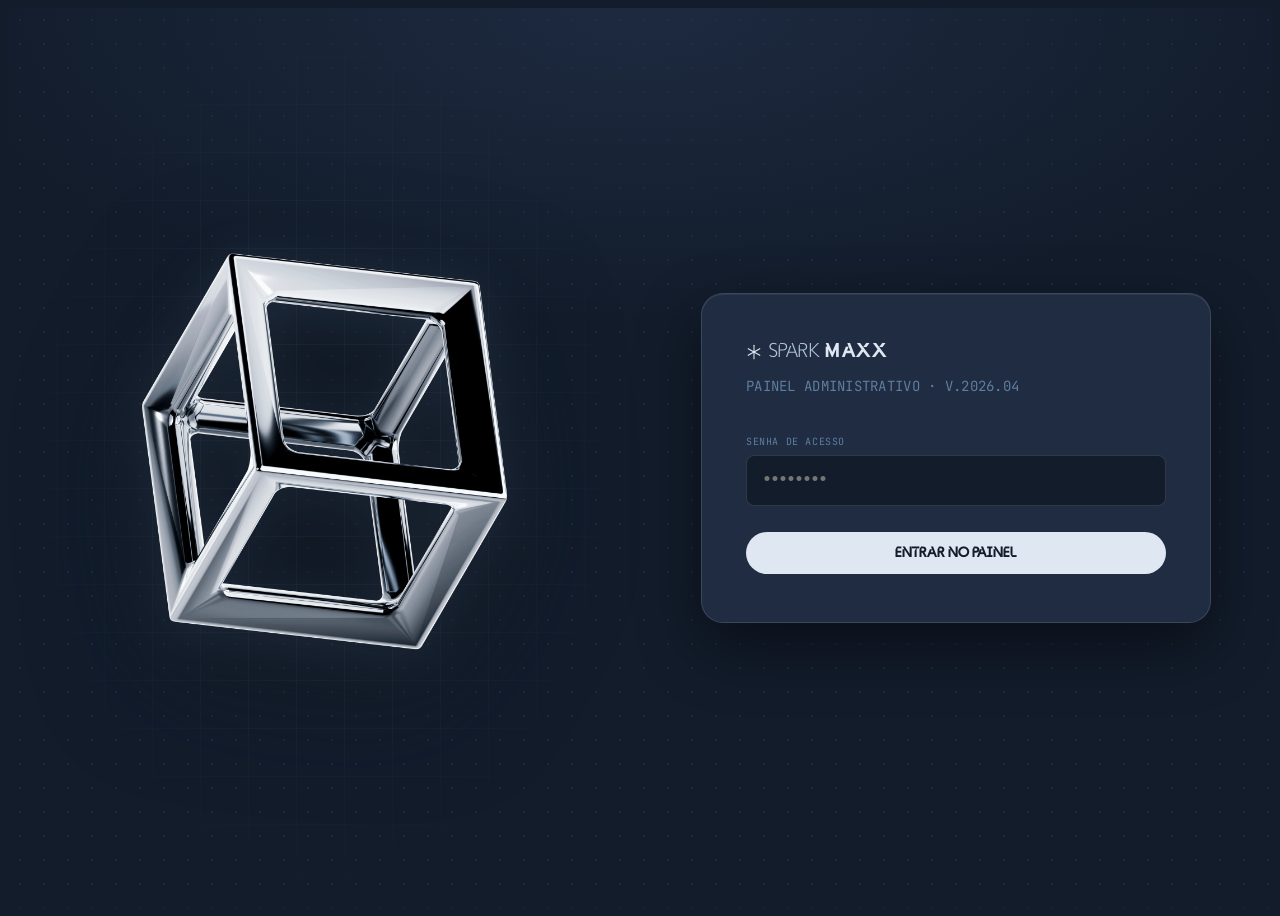
<file: index.html>
<!DOCTYPE html>
<html lang="pt-BR">
<head>
  <meta charset="UTF-8" />
  <meta name="viewport" content="width=device-width, initial-scale=1.0" />
  <title>Admin — Quiz Diagnóstico | inlead.digital</title>
  <meta name="robots" content="noindex,nofollow" />
  <link rel="preconnect" href="https://fonts.googleapis.com" />
  <link rel="preconnect" href="https://fonts.gstatic.com" crossorigin />
  <link href="https://fonts.googleapis.com/css2?family=JetBrains+Mono:wght@400;500&family=Fraunces:ital,wght@1,300;1,400&display=swap" rel="stylesheet" />
  <link rel="stylesheet" href="design-system.css" />
  <link rel="stylesheet" href="admin.css" />
</head>
<body>

<!-- Login Screen -->
<div id="loginScreen" class="login-screen">
  <div class="login-stage" aria-hidden="true">
    <img src="assets/cube-hero.webp" alt="" class="login-stage-img" />
  </div>
  <div class="login-card">
    <div class="login-logo">
      <span class="login-wordmark">
        <svg width="16" height="16" viewBox="0 0 24 24" fill="none" aria-hidden="true">
          <line x1="12" y1="2" x2="12" y2="22" stroke="currentColor" stroke-width="1.6" stroke-linecap="round"/>
          <line x1="3.3" y1="7" x2="20.7" y2="17" stroke="currentColor" stroke-width="1.6" stroke-linecap="round"/>
          <line x1="3.3" y1="17" x2="20.7" y2="7" stroke="currentColor" stroke-width="1.6" stroke-linecap="round"/>
          <circle cx="12" cy="12" r="1.6" fill="currentColor"/>
        </svg>
        <span class="spark">spark</span><span class="maxx">MAXX</span>
      </span>
    </div>
    <p class="login-sub">painel administrativo · v.2026.04</p>
    <form id="loginForm" novalidate>
      <div class="login-field">
        <label for="adminPassword">Senha de acesso</label>
        <input type="password" id="adminPassword" placeholder="••••••••" autocomplete="current-password" />
        <span class="login-error" id="loginError"></span>
      </div>
      <button type="submit" class="login-btn">Entrar no painel</button>
    </form>
  </div>
</div>

<!-- Admin Panel -->
<div id="adminPanel" class="admin-panel hidden">

  <!-- Sidebar -->
  <aside class="sidebar" id="sidebar">
    <div class="sidebar-logo">
      <span class="sidebar-wordmark">
        <svg width="15" height="15" viewBox="0 0 24 24" fill="none" aria-hidden="true">
          <line x1="12" y1="2" x2="12" y2="22" stroke="currentColor" stroke-width="1.6" stroke-linecap="round"/>
          <line x1="3.3" y1="7" x2="20.7" y2="17" stroke="currentColor" stroke-width="1.6" stroke-linecap="round"/>
          <line x1="3.3" y1="17" x2="20.7" y2="7" stroke="currentColor" stroke-width="1.6" stroke-linecap="round"/>
          <circle cx="12" cy="12" r="1.6" fill="currentColor"/>
        </svg>
        <span class="spark">spark</span><span class="maxx">MAXX</span>
      </span>
      <div class="sidebar-sub">Admin · Diagnóstico</div>
    </div>
    <div class="sidebar-section-label">Workspace</div>
    <nav class="sidebar-nav">
      <a href="#" class="nav-item" id="nav-overview" data-tab="overview">
        <svg xmlns="http://www.w3.org/2000/svg" viewBox="0 0 24 24" fill="none" stroke="currentColor" stroke-width="1.5" stroke-linecap="round" stroke-linejoin="round"><rect x="3" y="3" width="7" height="7"/><rect x="14" y="3" width="7" height="7"/><rect x="14" y="14" width="7" height="7"/><rect x="3" y="14" width="7" height="7"/></svg>
        Visão geral
      </a>
      <a href="#" class="nav-item active" id="nav-quizzes" data-tab="quizzes">
        <svg xmlns="http://www.w3.org/2000/svg" viewBox="0 0 24 24" fill="none" stroke="currentColor" stroke-width="1.5" stroke-linecap="round" stroke-linejoin="round"><path d="M14 2H6a2 2 0 0 0-2 2v16a2 2 0 0 0 2 2h12a2 2 0 0 0 2-2V8z"/><polyline points="14 2 14 8 20 8"/><line x1="16" y1="13" x2="8" y2="13"/><line x1="16" y1="17" x2="8" y2="17"/><polyline points="10 9 9 9 8 9"/></svg>
        Meus Quizzes
      </a>
      <a href="#" class="nav-item" id="nav-responses" data-tab="responses">
        <svg xmlns="http://www.w3.org/2000/svg" viewBox="0 0 24 24" fill="none" stroke="currentColor" stroke-width="1.5" stroke-linecap="round" stroke-linejoin="round"><path d="M17 21v-2a4 4 0 00-4-4H5a4 4 0 00-4 4v2"/><circle cx="9" cy="7" r="4"/><path d="M23 21v-2a4 4 0 00-3-3.87"/><path d="M16 3.13a4 4 0 010 7.75"/></svg>
        Respostas
      </a>
      <a href="#" class="nav-item" id="nav-analytics" data-tab="analytics">
        <svg xmlns="http://www.w3.org/2000/svg" viewBox="0 0 24 24" fill="none" stroke="currentColor" stroke-width="1.5" stroke-linecap="round" stroke-linejoin="round"><line x1="18" y1="20" x2="18" y2="10"/><line x1="12" y1="20" x2="12" y2="4"/><line x1="6" y1="20" x2="6" y2="14"/></svg>
        Analytics
      </a>
      <a href="#" class="nav-item" id="nav-export" data-tab="export">
        <svg xmlns="http://www.w3.org/2000/svg" viewBox="0 0 24 24" fill="none" stroke="currentColor" stroke-width="1.5" stroke-linecap="round" stroke-linejoin="round"><path d="M21 15v4a2 2 0 01-2 2H5a2 2 0 01-2-2v-4"/><polyline points="7 10 12 15 17 10"/><line x1="12" y1="15" x2="12" y2="3"/></svg>
        Exportar
      </a>
      <a href="#" class="nav-item" id="nav-branding" data-tab="branding">
        <svg xmlns="http://www.w3.org/2000/svg" viewBox="0 0 24 24" fill="none" stroke="currentColor" stroke-width="1.5" stroke-linecap="round" stroke-linejoin="round"><rect x="3" y="3" width="18" height="18" rx="2" ry="2"/><circle cx="8.5" cy="8.5" r="1.5"/><polyline points="21 15 16 10 5 21"/></svg>
        Branding
      </a>
      <div style="height: 1px; background: var(--border); margin: 8px 0; opacity: 0.3;"></div>
      <a href="#" class="nav-item" id="nav-editor" data-tab="editor">
        <svg xmlns="http://www.w3.org/2000/svg" viewBox="0 0 24 24" fill="none" stroke="currentColor" stroke-width="1.5" stroke-linecap="round" stroke-linejoin="round"><path d="M12 20h9"/><path d="M16.5 3.5a2.121 2.121 0 0 1 3 3L7 19l-4 1 1-4L16.5 3.5z"/></svg>
        Editor de Quiz
      </a>
      <a href="#" class="nav-item" id="nav-ia" data-tab="ia">
        <svg xmlns="http://www.w3.org/2000/svg" viewBox="0 0 24 24" fill="none" stroke="currentColor" stroke-width="1.5" stroke-linecap="round" stroke-linejoin="round"><path d="M21 16V8a2 2 0 0 0-1-1.73l-7-4a2 2 0 0 0-2 0l-7 4A2 2 0 0 0 3 8v8a2 2 0 0 0 1 1.73l7 4a2 2 0 0 0 2 0l7-4A2 2 0 0 0 21 16z"/><polyline points="3.27 6.96 12 12.01 20.73 6.96"/><line x1="12" y1="22.08" x2="12" y2="12"/></svg>
        Gerador com IA
      </a>
    </nav>
    <div class="sidebar-footer">
      <button class="sidebar-logout" id="btnLogout">Sair</button>
    </div>
  </aside>

  <!-- Main Content -->
  <main class="admin-main">

    <!-- Header -->
    <header class="admin-header">
      <button class="burger-btn" id="burgerBtn">
        <svg xmlns="http://www.w3.org/2000/svg" viewBox="0 0 24 24" fill="none" stroke="currentColor" stroke-width="1.5" stroke-linecap="round" stroke-linejoin="round"><line x1="3" y1="12" x2="21" y2="12"/><line x1="3" y1="6" x2="21" y2="6"/><line x1="3" y1="18" x2="21" y2="18"/></svg>
      </button>
      <div class="header-title" id="headerTitle">Visão Geral</div>
      <div class="header-actions">
        <button class="btn-action" id="btnRefresh">
          <svg xmlns="http://www.w3.org/2000/svg" viewBox="0 0 24 24" fill="none" stroke="currentColor" stroke-width="1.5" stroke-linecap="round" stroke-linejoin="round"><polyline points="23 4 23 10 17 10"/><path d="M20.49 15a9 9 0 11-2.12-9.36L23 10"/></svg>
          Atualizar
        </button>
      </div>
    </header>

    <!-- Tab: Overview -->
    <section class="tab-content active" id="tab-overview">
      <div class="page-header">
        <span class="page-eyebrow">overview · diagnóstico engine</span>
        <h1>Visão <em>Geral</em></h1>
        <p class="page-desc">Resumo dos dados coletados pelo quiz diagnóstico</p>
      </div>

      <!-- KPI Cards -->
      <div class="kpi-grid" id="kpiGrid">
        <div class="kpi-card">
          <div class="kpi-icon">
            <svg xmlns="http://www.w3.org/2000/svg" viewBox="0 0 24 24" fill="none" stroke="currentColor" stroke-width="1.5" stroke-linecap="round" stroke-linejoin="round"><path d="M17 21v-2a4 4 0 00-4-4H5a4 4 0 00-4 4v2"/><circle cx="9" cy="7" r="4"/><path d="M23 21v-2a4 4 0 00-3-3.87"/><path d="M16 3.13a4 4 0 010 7.75"/></svg>
          </div>
          <div class="kpi-data">
            <span class="kpi-value" id="kpiTotal">0</span>
            <span class="kpi-label">Respostas totais</span>
          </div>
        </div>
        <div class="kpi-card">
          <div class="kpi-icon">
            <svg xmlns="http://www.w3.org/2000/svg" viewBox="0 0 24 24" fill="none" stroke="currentColor" stroke-width="1.5" stroke-linecap="round" stroke-linejoin="round"><rect x="3" y="4" width="18" height="18" rx="2" ry="2"/><line x1="16" y1="2" x2="16" y2="6"/><line x1="8" y1="2" x2="8" y2="6"/><line x1="3" y1="10" x2="21" y2="10"/></svg>
          </div>
          <div class="kpi-data">
            <span class="kpi-value" id="kpiToday">0</span>
            <span class="kpi-label">Hoje</span>
          </div>
        </div>
        <div class="kpi-card">
          <div class="kpi-icon">
            <svg xmlns="http://www.w3.org/2000/svg" viewBox="0 0 24 24" fill="none" stroke="currentColor" stroke-width="1.5" stroke-linecap="round" stroke-linejoin="round"><circle cx="12" cy="12" r="10"/><polyline points="12 6 12 12 16 14"/></svg>
          </div>
          <div class="kpi-data">
            <span class="kpi-value" id="kpiAvgTime">—</span>
            <span class="kpi-label">Tempo médio</span>
          </div>
        </div>
        <div class="kpi-card">
          <div class="kpi-icon">
            <svg xmlns="http://www.w3.org/2000/svg" viewBox="0 0 24 24" fill="none" stroke="currentColor" stroke-width="1.5" stroke-linecap="round" stroke-linejoin="round"><path d="M6 9H4.5a2.5 2.5 0 010-5H6"/><path d="M18 9h1.5a2.5 2.5 0 000-5H18"/><path d="M4 22h16"/><path d="M10 14.66V17c0 .55-.47.98-.97 1.21C7.85 18.75 7 20.24 7 22"/><path d="M14 14.66V17c0 .55.47.98.97 1.21C16.15 18.75 17 20.24 17 22"/><path d="M18 2H6v7a6 6 0 0012 0V2z"/></svg>
          </div>
          <div class="kpi-data">
            <span class="kpi-value" id="kpiTopProfile">—</span>
            <span class="kpi-label">Perfil mais frequente</span>
          </div>
        </div>
      </div>

      <!-- Profile Distribution -->
      <div class="overview-grid">
        <div class="card">
          <h2 class="card-title">Distribuição por perfil</h2>
          <div class="profile-chart" id="profileChart"></div>
        </div>
        <div class="card">
          <h2 class="card-title">Últimas respostas</h2>
          <div class="recent-list" id="recentList"></div>
        </div>
      </div>
    </section>

    <!-- Tab: Branding -->
    <section class="tab-content" id="tab-branding">
      <div class="page-header">
        <span class="page-eyebrow">branding · white-label</span>
        <h1>Identidade <em>visual</em></h1>
        <p class="page-desc">Personalize a identidade visual de todos os seus quizzes</p>
      </div>

      <div class="card" style="max-width: 600px;">
        <h2 class="card-title">Configurações visuais</h2>
        <div class="form-group" style="margin-bottom: 20px;">
          <label>URL da Logomarca (PNG transparente recomendado)</label>
          <input type="text" id="brandingLogo" placeholder="https://exemplo.com/logo.png" style="width:100%;" />
        </div>
        <div class="form-group" style="margin-bottom: 20px;">
          <label>Cor Principal (Botões, Progressão, Destaques)</label>
          <div style="display:flex; gap:10px; align-items:center;">
            <input type="color" id="brandingColorPicker" style="width:50px; height:40px; padding:0; border:none; cursor:pointer;" />
            <input type="text" id="brandingColorHex" placeholder="#10B981" style="flex:1;" />
          </div>
        </div>
        <div class="form-group" style="margin-bottom: 20px;">
          <label>Favicon URL</label>
          <input type="text" id="brandingFavicon" placeholder="https://exemplo.com/favicon.ico" style="width:100%;" />
        </div>
        <button class="btn-primary" id="btnSaveBranding" style="width:100%; padding:12px;">Salvar Alterações</button>
      </div>
    </section>

    <!-- Tab: Meus Quizzes -->
    <section class="tab-content" id="tab-quizzes">
      <!-- New Styled Header (Controlled by JS) -->
      <div class="quizzes-top-bar" id="quizzesTopBar" style="display: none; align-items: center; justify-content: space-between; margin-bottom: 32px;">
        <div class="quizzes-title-area">
          <span class="page-eyebrow">PAINEL</span>
          <h1 style="font-family: var(--font-display); font-size: 32px; font-weight: 500; margin: 0; text-transform: uppercase;">MEUS QUIZZES</h1>
          <p class="page-desc" style="margin-top: 4px;">Gerencie seus múltiplos quizzes, links e webhooks</p>
        </div>
        <div class="quizzes-actions-area" style="display: flex; align-items: center; gap: 24px;">
          <button class="btn-refresh-simple" id="btnRefreshQuizzes">
            <svg width="16" height="16" viewBox="0 0 24 24" fill="none" stroke="currentColor" stroke-width="2" stroke-linecap="round" stroke-linejoin="round"><path d="M23 4v6h-6M1 20v-6h6M3.51 9a9 9 0 0 1 14.85-3.36L23 10M1 14l4.64 4.36A9 9 0 0 0 20.49 15"/></svg>
            Atualizar
          </button>
          <button class="btn-new-quiz" id="btnCreateQuizNew">
            <svg width="18" height="18" viewBox="0 0 24 24" fill="none" stroke="currentColor" stroke-width="2.5" stroke-linecap="round" stroke-linejoin="round"><line x1="12" y1="5" x2="12" y2="19"/><line x1="5" y1="12" x2="19" y2="12"/></svg>
            Novo quiz
          </button>
        </div>
      </div>

      <!-- Fallback header (hidden by JS when above is active) -->
      <div class="page-header" style="display: none;">
        <span class="page-eyebrow">quizzes · catálogo</span>
        <h1>Meus <em>quizzes</em></h1>
        <p class="page-desc">Gerencie seus múltiplos quizzes, links e webhooks</p>
      </div>

      <div class="quizzes-grid" id="quizzesGrid">
        <!-- Quizzes will be rendered here -->
      </div>
    </section>

    <!-- Tab: Responses -->
    <section class="tab-content" id="tab-responses">
      <div class="page-header">
        <span class="page-eyebrow">respostas · base de leads</span>
        <h1>Respostas <em>coletadas</em></h1>
        <p class="page-desc">Todas as respostas coletadas pelo quiz</p>
      </div>

      <!-- Filters -->
      <div class="filter-bar">
        <input type="search" id="searchInput" placeholder="Buscar por nome, email ou empresa..." class="filter-search" />
        <select id="filterProfile" class="filter-select">
          <option value="">Todos os perfis</option>
          <option value="Empresa / Marca">Empresa / Marca</option>
          <option value="Agência de Publicidade/Marketing">Agência</option>
          <option value="Creator">Creator</option>
          <option value="Agência de Casting / Agenciador">Casting</option>
        </select>
        <select id="filterDate" class="filter-select">
          <option value="">Qualquer data</option>
          <option value="today">Hoje</option>
          <option value="week">Esta semana</option>
          <option value="month">Este mês</option>
        </select>
      </div>

      <!-- Table -->
      <div class="table-wrapper">
        <table class="data-table" id="responsesTable">
          <thead>
            <tr>
              <th>#</th>
              <th>Nome</th>
              <th>Email</th>
              <th>Empresa</th>
              <th>Quiz</th>
              <th>Resultado</th>
              <th>Score</th>
              <th>Data/hora</th>
              <th>Ações</th>
            </tr>
          </thead>
          <tbody id="responsesBody">
            <tr class="empty-row">
              <td colspan="12">Nenhuma resposta ainda</td>
            </tr>
          </tbody>
        </table>
      </div>
      <div class="table-footer">
        <span class="table-count" id="tableCount">0 registros encontrados</span>
        <div class="pagination" id="pagination"></div>
      </div>
    </section>

    <!-- Tab: Analytics -->
    <section class="tab-content" id="tab-analytics">
      <div class="page-header">
        <span class="page-eyebrow">analytics · insights</span>
        <h1>Padrões e <em>tendências</em></h1>
        <p class="page-desc">Insights e tendências das respostas</p>
      </div>

      <div class="analytics-grid">
        <div class="card">
          <h2 class="card-title">Distribuição dos 5 resultados</h2>
          <div class="bar-chart" id="chart-resultados"></div>
        </div>
        <div class="card">
          <h2 class="card-title">Distribuição por perfil</h2>
          <div class="bar-chart" id="chart-perfis"></div>
        </div>
        <div class="card">
          <h2 class="card-title">Foco Q2 — Prioridade</h2>
          <div class="bar-chart" id="chart-q2"></div>
        </div>
        <div class="card">
          <h2 class="card-title">Foco Q3 — Métrica de sucesso</h2>
          <div class="bar-chart" id="chart-q3"></div>
        </div>
      </div>

      <div class="card" style="margin-top:24px;">
        <h2 class="card-title">Respostas ao longo do tempo</h2>
        <div class="timeline-chart" id="timelineChart"></div>
      </div>
    </section>

    <!-- Tab: Export -->
    <section class="tab-content" id="tab-export">
      <div class="page-header">
        <span class="page-eyebrow">export · download</span>
        <h1>Exportar <em>dados</em></h1>
        <p class="page-desc">Exporte todas as respostas nos formatos disponíveis</p>
      </div>

      <div class="export-grid">
        <div class="export-card" id="exportCSV">
          <div class="export-icon">
            <svg xmlns="http://www.w3.org/2000/svg" viewBox="0 0 24 24" fill="none" stroke="currentColor" stroke-width="1.5" stroke-linecap="round" stroke-linejoin="round"><path d="M14 2H6a2 2 0 0 0-2 2v16a2 2 0 0 0 2 2h12a2 2 0 0 0 2-2V8z"/><polyline points="14 2 14 8 20 8"/></svg>
          </div>
          <h3>CSV</h3>
          <p>Compatível com Excel, Google Sheets e qualquer planilha. Ideal para análises rápidas.</p>
          <button class="btn-export" id="btnExportCSV">Baixar CSV</button>
        </div>
        <div class="export-card" id="exportJSON">
          <div class="export-icon">
            <svg xmlns="http://www.w3.org/2000/svg" viewBox="0 0 24 24" fill="none" stroke="currentColor" stroke-width="1.5" stroke-linecap="round" stroke-linejoin="round"><polyline points="16 18 22 12 16 6"/><polyline points="8 6 2 12 8 18"/></svg>
          </div>
          <h3>JSON</h3>
          <p>Formato estruturado para integração com sistemas, APIs e ferramentas de BI.</p>
          <button class="btn-export" id="btnExportJSON">Baixar JSON</button>
        </div>
        <div class="export-card">
          <div class="export-icon">
            <svg xmlns="http://www.w3.org/2000/svg" viewBox="0 0 24 24" fill="none" stroke="currentColor" stroke-width="1.5" stroke-linecap="round" stroke-linejoin="round"><rect x="9" y="9" width="13" height="13" rx="2" ry="2"/><path d="M5 15H4a2 2 0 01-2-2V4a2 2 0 012-2h9a2 2 0 012 2v1"/></svg>
          </div>
          <h3>Copiar para área de transferência</h3>
          <p>Copie os dados em formato CSV diretamente para colar em qualquer planilha.</p>
          <button class="btn-export" id="btnCopyClipboard">Copiar CSV</button>
        </div>
      </div>

      <div class="card" style="margin-top:32px;">
        <h2 class="card-title">Preview dos dados</h2>
        <div class="table-wrapper">
          <table class="data-table" id="previewTable">
            <thead id="previewHead"></thead>
            <tbody id="previewBody"></tbody>
          </table>
        </div>
      </div>

      <div class="danger-zone">
        <h3>Zona de perigo</h3>
        <p>Apagar todos os dados é irreversível. Faça um export antes de continuar.</p>
        <button class="btn-danger" id="btnClearAll">Apagar todos os dados</button>
      </div>
    </section>
    
    <!-- Tab: Editor -->
    <section class="tab-content" id="tab-editor">
      <div class="page-header">
        <span class="page-eyebrow">config · structure</span>
        <h1>Editor de <em>JSON</em></h1>
        <p class="page-desc">Edite a estrutura técnica do seu quiz diretamente no código</p>
      </div>
      
      <div class="card">
        <div style="display: flex; gap: 16px; margin-bottom: 20px;">
          <div style="flex: 1;">
            <label style="display:block; font-size: 12px; color: var(--fg-3); margin-bottom: 4px;">Nome do Quiz</label>
            <input type="text" id="editorQuizName" class="filter-search" style="width: 100%;" placeholder="Ex: Diagnóstico B2B" />
          </div>
          <div style="flex: 2;">
            <label style="display:block; font-size: 12px; color: var(--fg-3); margin-bottom: 4px;">URL do Webhook</label>
            <input type="url" id="editorWebhookUrl" class="filter-search" style="width: 100%;" placeholder="https://hook.make.com/..." />
          </div>
        </div>
        <div style="display: flex; justify-content: space-between; margin-bottom: 12px; align-items: center;">
          <h2 class="card-title" style="margin: 0;">Estrutura JSON</h2>
          <button class="btn-primary" id="btnSaveConfig" style="padding: 8px 16px;">Salvar alterações</button>
        </div>
        <textarea id="jsonEditor" style="width: 100%; height: 400px; background: var(--bg-2); border: 1px solid var(--border-1); color: var(--fg-1); font-family: var(--font-mono); padding: 16px; border-radius: 8px; resize: vertical; outline: none;"></textarea>
      </div>
    </section>

    <!-- Tab: IA -->
    <section class="tab-content" id="tab-ia">
      <div class="page-header">
        <span class="page-eyebrow">automation · ai</span>
        <h1>Gerador com <em>IA</em></h1>
        <p class="page-desc">Descreva seu objetivo e a IA criará o fluxo completo</p>
      </div>
      
      <div class="card">
        <h2 class="card-title">Prompt de criação</h2>
        <div style="display: flex; flex-direction: column; gap: 16px;">
          <textarea id="iaPrompt" placeholder="Ex: Crie um quiz para uma empresa de SaaS que vende CRM. O objetivo é qualificar leads baseado no tamanho do time e faturamento." style="width: 100%; height: 120px; background: var(--bg-2); border: 1px solid var(--border-1); color: var(--fg-1); font-family: var(--font-sans); font-size: 14px; padding: 16px; border-radius: 8px; resize: vertical; outline: none;"></textarea>
          
          <div style="display: flex; gap: 16px; align-items: center;">
            <button class="btn-primary" id="btnGenerateIA" style="padding: 12px 24px;">
              <svg xmlns="http://www.w3.org/2000/svg" width="16" height="16" viewBox="0 0 24 24" fill="none" stroke="currentColor" stroke-width="2" stroke-linecap="round" stroke-linejoin="round"><path d="M21 16V8a2 2 0 0 0-1-1.73l-7-4a2 2 0 0 0-2 0l-7 4A2 2 0 0 0 3 8v8a2 2 0 0 0 1 1.73l7 4a2 2 0 0 0 2 0l7-4A2 2 0 0 0 21 16z"/><polyline points="3.27 6.96 12 12.01 20.73 6.96"/><line x1="12" y1="22.08" x2="12" y2="12"/></svg>
              Gerar Estrutura
            </button>
            <span id="iaStatus" style="font-size: 13px; color: var(--primary); font-weight: 500; display: none;">⏳ A IA está processando seu pedido...</span>
          </div>
        </div>
      </div>
    </section>

  </main>
</div>

<!-- Detail Modal -->
<div class="modal-overlay" id="modalOverlay">
  <div class="modal" id="detailModal">
    <button class="modal-close" id="modalClose">✕</button>
    <h2 class="modal-title">Detalhes da resposta</h2>
    <div class="modal-body" id="modalBody"></div>
  </div>
</div>

<div class="toast" id="toast"></div>

<script src="quiz/config.js"></script>
<script src="core/supabase.js"></script>
<script src="core/storage.js"></script>
<script src="admin.js"></script>
</body>
</html>
</file>
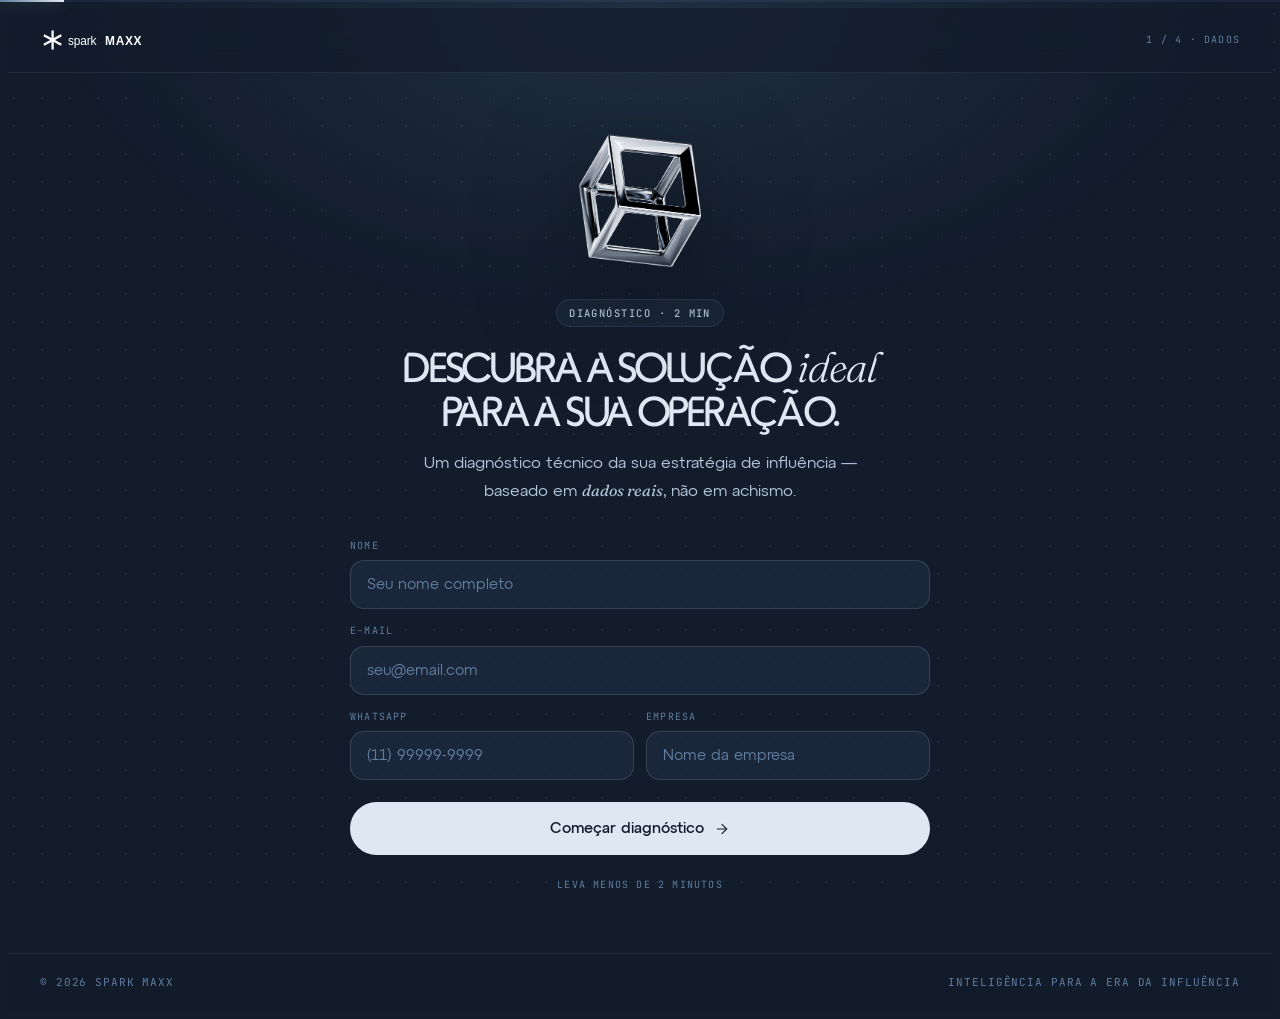
<file: diagnostico-sparkmaxx/index.html>
<!DOCTYPE html>
<html lang="pt-BR">
<head>
  <meta charset="UTF-8" />
  <meta name="viewport" content="width=device-width, initial-scale=1.0" />
  <base href="../" />
  <title>Diagnóstico Spark MAXX</title>
  <meta name="description" content="Faça o diagnóstico e descubra a solução ideal para sua estratégia de influência digital." />
  <link rel="preconnect" href="https://fonts.googleapis.com" />
  <link rel="preconnect" href="https://fonts.gstatic.com" crossorigin />
  <link href="https://fonts.googleapis.com/css2?family=JetBrains+Mono:wght@400;500&family=Fraunces:opsz,ital,wght@9..144,0,300;9..144,1,300;9..144,1,400&display=swap" rel="stylesheet" />
  <link rel="stylesheet" href="design-system.css" />
  <link rel="stylesheet" href="style.css" />
</head>
<body>
  <div id="app">

    <!-- Fixed progress line -->
    <div class="progress-container">
      <div class="progress-bar" id="progressBar"></div>
    </div>

    <!-- Dot grid background -->
    <div class="app-dot-grid" aria-hidden="true"></div>
    <!-- Atmospheric radial glow -->
    <div class="app-glow" aria-hidden="true"></div>

    <!-- Sticky header -->
    <header class="quiz-header">
      <a href="https://sparkmaxx.com.br" class="quiz-wordmark" target="_blank" rel="noopener" aria-label="Spark MAXX">
        <img src="assets/logo-horizontal.svg" alt="Spark MAXX" class="quiz-logo" height="28" />
      </a>
      <div class="quiz-step-count" id="stepCount">1 / 6 · Diagnóstico</div>
    </header>

    <!-- Quiz content -->
    <main class="quiz-main">
      <div class="quiz-content" id="quizCard">
        <!-- Engine injects steps here -->
      </div>
    </main>

    <!-- Footer -->
    <footer class="quiz-footer">
      <span>© 2026 Spark MAXX</span>
      <span>Inteligência para a era da influência</span>
    </footer>

  </div>

  <script src="quiz/config.js?v=13"></script>
  <script src="core/supabase.js?v=13"></script>
  <script src="core/state.js?v=13"></script>
  <script src="core/storage.js?v=13"></script>
  <script src="quiz/validation.js?v=13"></script>
  <script src="admin/webhook.js?v=13"></script>
  <script src="quiz/engine.js?v=13"></script>
</body>
</html>
</file>
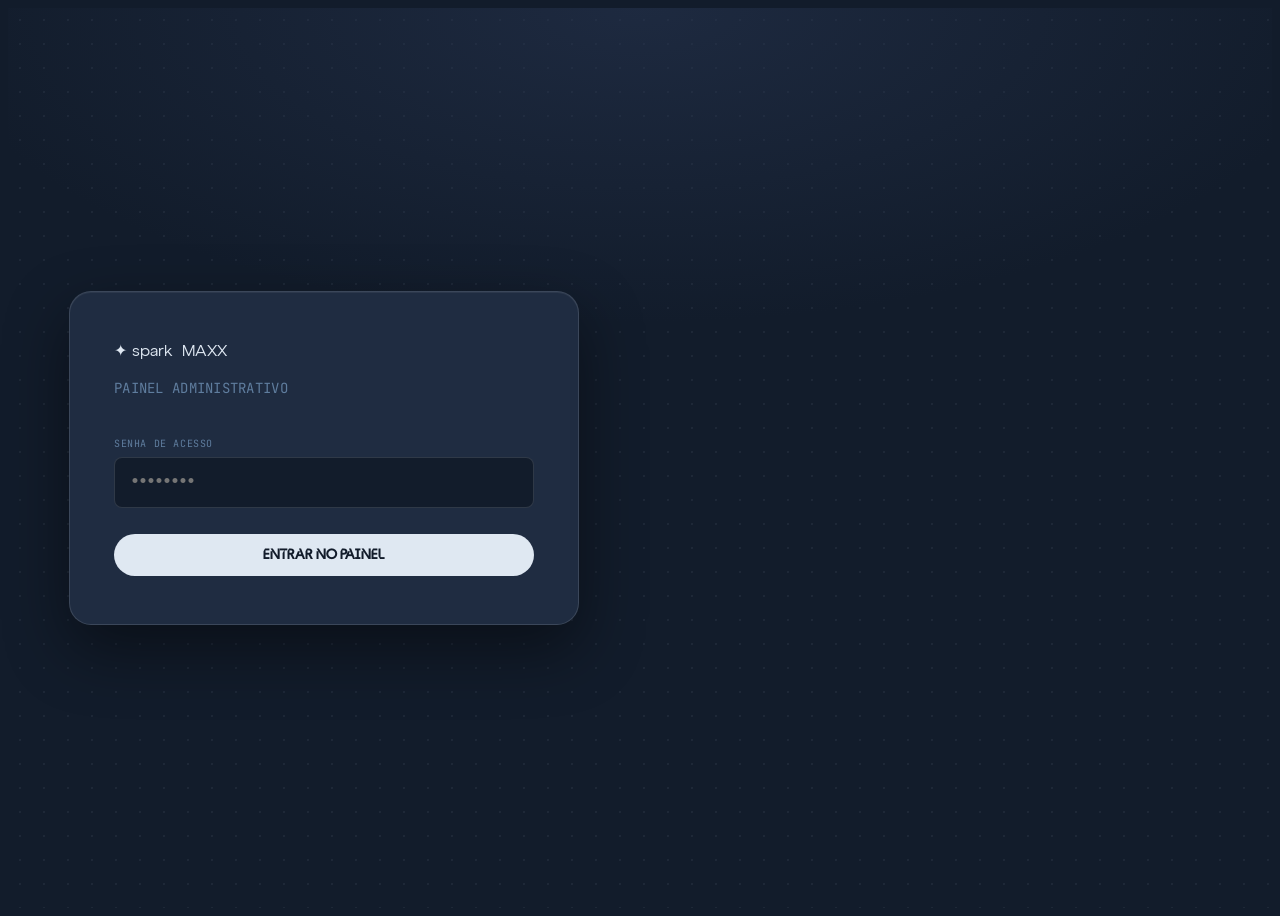
<file: admin.html>
<!DOCTYPE html>
<html lang="pt-BR">
<head>
  <meta charset="UTF-8" />
  <meta name="viewport" content="width=device-width, initial-scale=1.0" />
  <title>Admin — Quiz Diagnóstico | inlead.digital</title>
  <meta name="robots" content="noindex,nofollow" />
  <link rel="preconnect" href="https://fonts.googleapis.com" />
  <link rel="preconnect" href="https://fonts.gstatic.com" crossorigin />
  <link href="https://fonts.googleapis.com/css2?family=Space+Grotesk:wght@300;400;500;600;700&display=swap" rel="stylesheet" />
  <link rel="stylesheet" href="admin.css" />
</head>
<body>

<!-- Login Screen -->
<div id="loginScreen" class="login-screen">
  <div class="login-card">
    <div class="login-logo">✦ spark<span>MAXX</span></div>
    <p class="login-sub">Painel Administrativo</p>
    <form id="loginForm" novalidate>
      <div class="login-field">
        <label for="adminPassword">Senha de acesso</label>
        <input type="password" id="adminPassword" placeholder="••••••••" autocomplete="current-password" />
        <span class="login-error" id="loginError"></span>
      </div>
      <button type="submit" class="login-btn">Entrar no painel</button>
    </form>
  </div>
</div>

<!-- Admin Panel -->
<div id="adminPanel" class="admin-panel hidden">

  <!-- Sidebar -->
  <aside class="sidebar" id="sidebar">
    <div class="sidebar-logo">✦ spark<span>MAXX</span></div>
    <nav class="sidebar-nav">
      <a href="#" class="nav-item active" id="nav-overview" data-tab="overview">
        <svg xmlns="http://www.w3.org/2000/svg" viewBox="0 0 24 24" fill="none" stroke="currentColor" stroke-width="2" stroke-linecap="round" stroke-linejoin="round"><rect x="3" y="3" width="7" height="7"/><rect x="14" y="3" width="7" height="7"/><rect x="14" y="14" width="7" height="7"/><rect x="3" y="14" width="7" height="7"/></svg>
        Visão geral
      </a>
      <a href="#" class="nav-item" id="nav-quizzes" data-tab="quizzes">
        <svg xmlns="http://www.w3.org/2000/svg" viewBox="0 0 24 24" fill="none" stroke="currentColor" stroke-width="2" stroke-linecap="round" stroke-linejoin="round"><path d="M14 2H6a2 2 0 0 0-2 2v16a2 2 0 0 0 2 2h12a2 2 0 0 0 2-2V8z"/><polyline points="14 2 14 8 20 8"/><line x1="16" y1="13" x2="8" y2="13"/><line x1="16" y1="17" x2="8" y2="17"/><polyline points="10 9 9 9 8 9"/></svg>
        Meus Quizzes
      </a>
      <a href="#" class="nav-item" id="nav-responses" data-tab="responses">
        <svg xmlns="http://www.w3.org/2000/svg" viewBox="0 0 24 24" fill="none" stroke="currentColor" stroke-width="2" stroke-linecap="round" stroke-linejoin="round"><path d="M17 21v-2a4 4 0 00-4-4H5a4 4 0 00-4 4v2"/><circle cx="9" cy="7" r="4"/><path d="M23 21v-2a4 4 0 00-3-3.87"/><path d="M16 3.13a4 4 0 010 7.75"/></svg>
        Respostas
      </a>
      <a href="#" class="nav-item" id="nav-analytics" data-tab="analytics">
        <svg xmlns="http://www.w3.org/2000/svg" viewBox="0 0 24 24" fill="none" stroke="currentColor" stroke-width="2" stroke-linecap="round" stroke-linejoin="round"><line x1="18" y1="20" x2="18" y2="10"/><line x1="12" y1="20" x2="12" y2="4"/><line x1="6" y1="20" x2="6" y2="14"/></svg>
        Analytics
      </a>
      <a href="#" class="nav-item" id="nav-export" data-tab="export">
        <svg xmlns="http://www.w3.org/2000/svg" viewBox="0 0 24 24" fill="none" stroke="currentColor" stroke-width="2" stroke-linecap="round" stroke-linejoin="round"><path d="M21 15v4a2 2 0 01-2 2H5a2 2 0 01-2-2v-4"/><polyline points="7 10 12 15 17 10"/><line x1="12" y1="15" x2="12" y2="3"/></svg>
        Exportar
      </a>
      <div style="height: 1px; background: var(--border); margin: 8px 0;"></div>
      <a href="#" class="nav-item" id="nav-editor" data-tab="editor">
        <svg xmlns="http://www.w3.org/2000/svg" viewBox="0 0 24 24" fill="none" stroke="currentColor" stroke-width="2" stroke-linecap="round" stroke-linejoin="round"><path d="M12 20h9"/><path d="M16.5 3.5a2.121 2.121 0 0 1 3 3L7 19l-4 1 1-4L16.5 3.5z"/></svg>
        Editor de Quiz
      </a>
      <a href="#" class="nav-item" id="nav-ia" data-tab="ia">
        <svg xmlns="http://www.w3.org/2000/svg" viewBox="0 0 24 24" fill="none" stroke="currentColor" stroke-width="2" stroke-linecap="round" stroke-linejoin="round"><path d="M21 16V8a2 2 0 0 0-1-1.73l-7-4a2 2 0 0 0-2 0l-7 4A2 2 0 0 0 3 8v8a2 2 0 0 0 1 1.73l7 4a2 2 0 0 0 2 0l7-4A2 2 0 0 0 21 16z"/><polyline points="3.27 6.96 12 12.01 20.73 6.96"/><line x1="12" y1="22.08" x2="12" y2="12"/></svg>
        Gerador com IA
      </a>
    </nav>
    <div class="sidebar-footer">
      <a href="index.html" target="_blank" class="sidebar-link">Ver quiz →</a>
      <button class="sidebar-logout" id="btnLogout">Sair</button>
    </div>
  </aside>

  <!-- Main Content -->
  <main class="admin-main">

    <!-- Header -->
    <header class="admin-header">
      <button class="burger-btn" id="burgerBtn">
        <svg xmlns="http://www.w3.org/2000/svg" viewBox="0 0 24 24" fill="none" stroke="currentColor" stroke-width="2" stroke-linecap="round" stroke-linejoin="round"><line x1="3" y1="12" x2="21" y2="12"/><line x1="3" y1="6" x2="21" y2="6"/><line x1="3" y1="18" x2="21" y2="18"/></svg>
      </button>
      <div class="header-title" id="headerTitle">Visão Geral</div>
      <div class="header-actions">
        <button class="btn-action" id="btnRefresh">
          <svg xmlns="http://www.w3.org/2000/svg" viewBox="0 0 24 24" fill="none" stroke="currentColor" stroke-width="2" stroke-linecap="round" stroke-linejoin="round"><polyline points="23 4 23 10 17 10"/><path d="M20.49 15a9 9 0 11-2.12-9.36L23 10"/></svg>
          Atualizar
        </button>
      </div>
    </header>

    <!-- Tab: Overview -->
    <section class="tab-content active" id="tab-overview">
      <div class="page-header">
        <h1>Visão Geral</h1>
        <p class="page-desc">Resumo dos dados coletados pelo quiz diagnóstico</p>
      </div>

      <!-- KPI Cards -->
      <div class="kpi-grid" id="kpiGrid">
        <div class="kpi-card">
          <div class="kpi-icon">👥</div>
          <div class="kpi-data">
            <span class="kpi-value" id="kpiTotal">0</span>
            <span class="kpi-label">Respostas totais</span>
          </div>
        </div>
        <div class="kpi-card">
          <div class="kpi-icon">📅</div>
          <div class="kpi-data">
            <span class="kpi-value" id="kpiToday">0</span>
            <span class="kpi-label">Hoje</span>
          </div>
        </div>
        <div class="kpi-card">
          <div class="kpi-icon">⏱️</div>
          <div class="kpi-data">
            <span class="kpi-value" id="kpiAvgTime">—</span>
            <span class="kpi-label">Tempo médio</span>
          </div>
        </div>
        <div class="kpi-card">
          <div class="kpi-icon">🏆</div>
          <div class="kpi-data">
            <span class="kpi-value" id="kpiTopProfile">—</span>
            <span class="kpi-label">Perfil mais frequente</span>
          </div>
        </div>
      </div>

      <!-- Profile Distribution -->
      <div class="overview-grid">
        <div class="card">
          <h2 class="card-title">Distribuição por perfil</h2>
          <div class="profile-chart" id="profileChart"></div>
        </div>
        <div class="card">
          <h2 class="card-title">Últimas respostas</h2>
          <div class="recent-list" id="recentList"></div>
        </div>
      </div>
    </section>

    <!-- Tab: Responses -->
    <section class="tab-content" id="tab-responses">
      <div class="page-header">
        <h1>Respostas</h1>
        <p class="page-desc">Todas as respostas coletadas pelo quiz</p>
      </div>

      <!-- Filters -->
      <div class="filter-bar">
        <input type="search" id="searchInput" placeholder="Buscar por nome, email ou empresa..." class="filter-search" />
        <select id="filterProfile" class="filter-select">
          <option value="">Todos os perfis</option>
          <option value="Empresa / Marca">Empresa / Marca</option>
          <option value="Agência de Publicidade/Marketing">Agência</option>
          <option value="Creator">Creator</option>
          <option value="Agência de Casting / Agenciador">Casting</option>
        </select>
        <select id="filterDate" class="filter-select">
          <option value="">Qualquer data</option>
          <option value="today">Hoje</option>
          <option value="week">Esta semana</option>
          <option value="month">Este mês</option>
        </select>
      </div>

      <!-- Table -->
      <div class="table-wrapper">
        <table class="data-table" id="responsesTable">
          <thead>
            <tr>
              <th>#</th>
              <th>Nome</th>
              <th>Email</th>
              <th>Celular</th>
              <th>Empresa</th>
              <th>Perfil</th>
              <th>Q2 — Prioridade</th>
              <th>Q3 — Métrica</th>
              <th>Resultado</th>
              <th>Duração</th>
              <th>Data/hora</th>
              <th>Ações</th>
            </tr>
          </thead>
          <tbody id="responsesBody">
            <tr class="empty-row">
              <td colspan="12">Nenhuma resposta ainda</td>
            </tr>
          </tbody>
        </table>
      </div>
      <div class="table-footer">
        <span class="table-count" id="tableCount">0 registros encontrados</span>
        <div class="pagination" id="pagination"></div>
      </div>
    </section>

    <!-- Tab: Analytics -->
    <section class="tab-content" id="tab-analytics">
      <div class="page-header">
        <h1>Analytics</h1>
        <p class="page-desc">Insights e tendências das respostas</p>
      </div>

      <div class="analytics-grid">
        <div class="card">
          <h2 class="card-title">Distribuição dos 5 resultados</h2>
          <div class="bar-chart" id="chart-resultados"></div>
        </div>
        <div class="card">
          <h2 class="card-title">Distribuição por perfil</h2>
          <div class="bar-chart" id="chart-perfis"></div>
        </div>
        <div class="card">
          <h2 class="card-title">Foco Q2 — Prioridade</h2>
          <div class="bar-chart" id="chart-q2"></div>
        </div>
        <div class="card">
          <h2 class="card-title">Foco Q3 — Métrica de sucesso</h2>
          <div class="bar-chart" id="chart-q3"></div>
        </div>
      </div>

      <div class="card" style="margin-top:24px;">
        <h2 class="card-title">Respostas ao longo do tempo</h2>
        <div class="timeline-chart" id="timelineChart"></div>
      </div>
    </section>

    <!-- Tab: Export -->
    <section class="tab-content" id="tab-export">
      <div class="page-header">
        <h1>Exportar dados</h1>
        <p class="page-desc">Exporte todas as respostas nos formatos disponíveis</p>
      </div>

      <div class="export-grid">
        <div class="export-card" id="exportCSV">
          <div class="export-icon">📄</div>
          <h3>CSV</h3>
          <p>Compatível com Excel, Google Sheets e qualquer planilha. Ideal para análises rápidas.</p>
          <button class="btn-export" id="btnExportCSV">Baixar CSV</button>
        </div>
        <div class="export-card" id="exportJSON">
          <div class="export-icon">🗂️</div>
          <h3>JSON</h3>
          <p>Formato estruturado para integração com sistemas, APIs e ferramentas de BI.</p>
          <button class="btn-export" id="btnExportJSON">Baixar JSON</button>
        </div>
        <div class="export-card">
          <div class="export-icon">📋</div>
          <h3>Copiar para área de transferência</h3>
          <p>Copie os dados em formato CSV diretamente para colar em qualquer planilha.</p>
          <button class="btn-export" id="btnCopyClipboard">Copiar CSV</button>
        </div>
      </div>

      <div class="card" style="margin-top:32px;">
        <h2 class="card-title">Preview dos dados</h2>
        <div class="table-wrapper">
          <table class="data-table" id="previewTable">
            <thead id="previewHead"></thead>
            <tbody id="previewBody"></tbody>
          </table>
        </div>
      </div>

      <div class="danger-zone">
        <h3>⚠️ Zona de perigo</h3>
        <p>Apagar todos os dados é irreversível. Faça um export antes de continuar.</p>
        <button class="btn-danger" id="btnClearAll">Apagar todos os dados</button>
      </div>
    </section>

    <!-- QUIZZES TAB -->
    <section class="tab-content" id="tab-quizzes">
      <div class="page-header" style="display: flex; justify-content: space-between; align-items: flex-end;">
        <div>
          <h1>Meus Quizzes</h1>
          <p class="page-desc">Gerencie seus múltiplos quizzes, crie novos ou edite os existentes.</p>
        </div>
        <button class="btn-primary" id="btnCreateNewQuiz">
          + Criar Novo Quiz
        </button>
      </div>
      <div class="kpi-grid" id="quizzesList" style="grid-template-columns: repeat(auto-fill, minmax(280px, 1fr));">
        <!-- Quizzes serão renderizados aqui -->
      </div>
    </section>

    <!-- EDITOR TAB -->
    <section class="tab-content" id="tab-editor">
      <div class="page-header">
        <h1 id="editorTitle">Construtor de Quiz</h1>
        <p class="page-desc">Edite as configurações, webhook e as perguntas (JSON dinâmico).</p>
      </div>
      
      <div class="card">
        <div style="display: flex; gap: 16px; margin-bottom: 20px;">
          <div style="flex: 1;">
            <label style="display:block; font-size: 12px; color: var(--text-secondary); margin-bottom: 4px;">Nome do Quiz</label>
            <input type="text" id="editorQuizName" class="filter-search" style="width: 100%;" placeholder="Ex: Diagnóstico B2B" />
          </div>
          <div style="flex: 2;">
            <label style="display:block; font-size: 12px; color: var(--text-secondary); margin-bottom: 4px;">URL do Webhook (Zapier/Make/etc)</label>
            <input type="url" id="editorWebhookUrl" class="filter-search" style="width: 100%;" placeholder="https://hook.make.com/..." />
          </div>
        </div>
        <div style="display: flex; justify-content: space-between; margin-bottom: 12px;">
          <h2 class="card-title" style="margin: 0;">Estrutura de Perguntas e Resultados</h2>
          <button class="btn-primary" id="btnSaveConfig" style="padding: 8px 16px;">Salvar Quiz</button>
        </div>
        <textarea id="jsonEditor" style="width: 100%; height: 350px; background: var(--bg-input); border: 1px solid var(--border); color: var(--text-primary); font-family: monospace; padding: 16px; border-radius: var(--radius-sm); resize: vertical;"></textarea>
      </div>
    </section>

    <!-- IA GENERATOR TAB -->
    <section class="tab-content" id="tab-ia">
      <div class="page-header">
        <h1>Gerador de Quiz com IA</h1>
        <p class="page-desc">Descreva a sua ideia de quiz e a inteligência artificial criará a estrutura completa para você.</p>
      </div>
      
      <div class="card">
        <h2 class="card-title">Prompt Criativo</h2>
        <div style="display: flex; flex-direction: column; gap: 16px;">
          <textarea id="iaPrompt" placeholder="Ex: Crie um quiz para uma clínica de estética com o objetivo de vender pacotes de Botox. O público são mulheres de 30 a 50 anos." style="width: 100%; height: 120px; background: var(--bg-input); border: 1px solid var(--border); color: var(--text-primary); font-family: var(--font); font-size: 14px; padding: 16px; border-radius: var(--radius-sm); resize: vertical; outline: none;"></textarea>
          
          <div style="display: flex; gap: 16px; align-items: center;">
            <button class="btn-primary" id="btnGenerateIA" style="padding: 12px 24px;">
              <svg xmlns="http://www.w3.org/2000/svg" width="16" height="16" viewBox="0 0 24 24" fill="none" stroke="currentColor" stroke-width="2" stroke-linecap="round" stroke-linejoin="round"><path d="M21 16V8a2 2 0 0 0-1-1.73l-7-4a2 2 0 0 0-2 0l-7 4A2 2 0 0 0 3 8v8a2 2 0 0 0 1 1.73l7 4a2 2 0 0 0 2 0l7-4A2 2 0 0 0 21 16z"/><polyline points="3.27 6.96 12 12.01 20.73 6.96"/><line x1="12" y1="22.08" x2="12" y2="12"/></svg>
              Gerar Novo Quiz
            </button>
            <span id="iaStatus" style="font-size: 13px; color: var(--accent); font-weight: 500; display: none;">⏳ A IA está pensando e construindo o quiz... (Isso pode levar alguns segundos)</span>
          </div>
        </div>
      </div>
    </section>

  </main>
</div>

<!-- Detail Modal -->
<div class="modal-overlay" id="modalOverlay">
  <div class="modal" id="detailModal">
    <button class="modal-close" id="modalClose">✕</button>
    <h2 class="modal-title">Detalhes da resposta</h2>
    <div class="modal-body" id="modalBody"></div>
  </div>
</div>

<div class="toast" id="toast"></div>

<script src="quiz/config.js"></script>
<script src="core/supabase.js"></script>
<script src="core/storage.js"></script>
<script src="admin.js"></script>
</body>
</html>
</file>
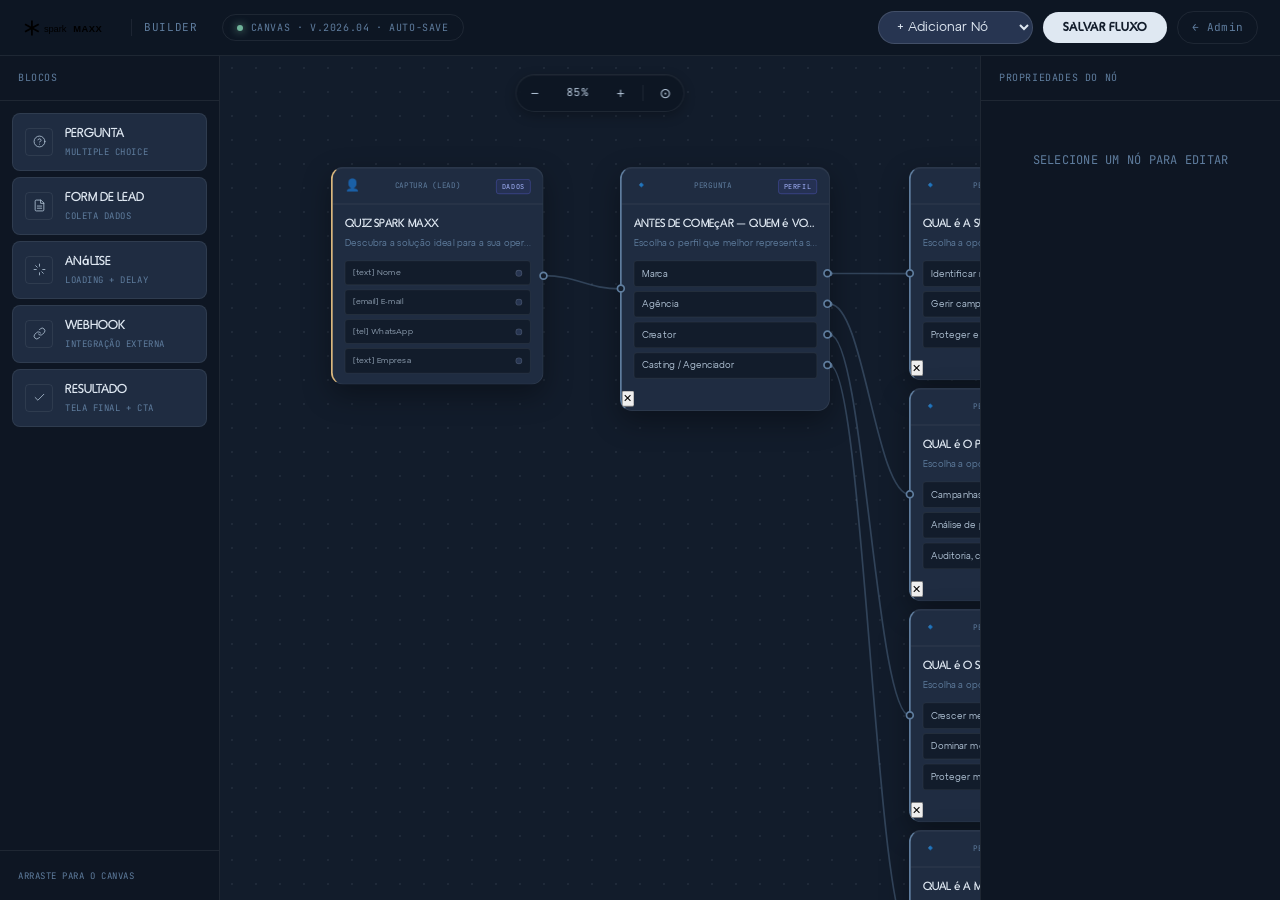
<file: builder.html>
<!DOCTYPE html>
<html lang="pt-BR">
<head>
  <meta charset="UTF-8" />
  <meta name="viewport" content="width=device-width, initial-scale=1.0" />
  <title>Flow Builder — Spark MAXX</title>
  <link rel="preconnect" href="https://fonts.googleapis.com" />
  <link rel="preconnect" href="https://fonts.gstatic.com" crossorigin />
  <link href="https://fonts.googleapis.com/css2?family=JetBrains+Mono:wght@400;500&display=swap" rel="stylesheet" />
  <link rel="stylesheet" href="design-system.css" />
  <link rel="stylesheet" href="builder.css" />
</head>
<body>

  <!-- Topbar -->
  <header class="builder-header">
    <div class="header-logo">
      <img src="assets/logo-horizontal.svg" alt="spark MAXX" />
      <span>Builder</span>
    </div>
    <div class="header-status">
      <span class="status-dot"></span>
      <span class="status-text">canvas · v.2026.04 · auto-save</span>
    </div>
    <div class="header-actions">
      <select class="btn-secondary" id="btnAddNode">
        <option value="" disabled selected>+ Adicionar Nó</option>
        <option value="question">Pergunta</option>
        <option value="loading">Análise (Loading)</option>
        <option value="result">Resultado Final</option>
      </select>
      <button class="btn-primary" id="btnSaveFlow">Salvar Fluxo</button>
      <a href="index.html?tab=quizzes" class="btn-link">← Admin</a>
    </div>
  </header>

  <!-- Flow Area -->
  <main class="builder-main">

    <!-- Block Palette -->
    <aside class="block-palette">
      <div class="palette-header">Blocos</div>
      <div class="palette-list">
        <div class="palette-item" data-type="question">
          <div class="palette-icon">
            <svg xmlns="http://www.w3.org/2000/svg" viewBox="0 0 24 24" fill="none" stroke="currentColor" stroke-width="1.5" stroke-linecap="round" stroke-linejoin="round"><circle cx="12" cy="12" r="10"/><path d="M9.09 9a3 3 0 015.83 1c0 2-3 3-3 3"/><line x1="12" y1="17" x2="12.01" y2="17"/></svg>
          </div>
          <div class="palette-info">
            <div class="palette-name">Pergunta</div>
            <div class="palette-desc">Multiple choice</div>
          </div>
        </div>
        <div class="palette-item" data-type="lead_form">
          <div class="palette-icon">
            <svg xmlns="http://www.w3.org/2000/svg" viewBox="0 0 24 24" fill="none" stroke="currentColor" stroke-width="1.5" stroke-linecap="round" stroke-linejoin="round"><path d="M14 2H6a2 2 0 00-2 2v16a2 2 0 002 2h12a2 2 0 002-2V8z"/><polyline points="14 2 14 8 20 8"/><line x1="16" y1="13" x2="8" y2="13"/><line x1="16" y1="17" x2="8" y2="17"/></svg>
          </div>
          <div class="palette-info">
            <div class="palette-name">Form de Lead</div>
            <div class="palette-desc">Coleta dados</div>
          </div>
        </div>
        <div class="palette-item" data-type="loading">
          <div class="palette-icon">
            <svg xmlns="http://www.w3.org/2000/svg" viewBox="0 0 24 24" fill="none" stroke="currentColor" stroke-width="1.5" stroke-linecap="round" stroke-linejoin="round"><line x1="12" y1="2" x2="12" y2="6"/><line x1="12" y1="18" x2="12" y2="22"/><line x1="4.93" y1="4.93" x2="7.76" y2="7.76"/><line x1="16.24" y1="16.24" x2="19.07" y2="19.07"/><line x1="2" y1="12" x2="6" y2="12"/><line x1="18" y1="12" x2="22" y2="12"/></svg>
          </div>
          <div class="palette-info">
            <div class="palette-name">Análise</div>
            <div class="palette-desc">Loading + delay</div>
          </div>
        </div>
        <div class="palette-item" data-type="webhook">
          <div class="palette-icon">
            <svg xmlns="http://www.w3.org/2000/svg" viewBox="0 0 24 24" fill="none" stroke="currentColor" stroke-width="1.5" stroke-linecap="round" stroke-linejoin="round"><path d="M10 13a5 5 0 007.54.54l3-3a5 5 0 00-7.07-7.07l-1.72 1.71"/><path d="M14 11a5 5 0 00-7.54-.54l-3 3a5 5 0 007.07 7.07l1.71-1.71"/></svg>
          </div>
          <div class="palette-info">
            <div class="palette-name">Webhook</div>
            <div class="palette-desc">Integração Externa</div>
          </div>
        </div>
        <div class="palette-item" data-type="result">
          <div class="palette-icon">
            <svg xmlns="http://www.w3.org/2000/svg" viewBox="0 0 24 24" fill="none" stroke="currentColor" stroke-width="1.5" stroke-linecap="round" stroke-linejoin="round"><polyline points="20 6 9 17 4 12"/></svg>
          </div>
          <div class="palette-info">
            <div class="palette-name">Resultado</div>
            <div class="palette-desc">Tela final + CTA</div>
          </div>
        </div>
      </div>
      <div class="palette-footer">
        <span class="palette-hint">Arraste para o canvas</span>
      </div>
    </aside>

    <!-- Canvas Container -->
    <div class="canvas-wrapper" id="canvasWrapper">
      <div class="canvas-toolbar">
        <button class="canvas-btn" title="Zoom out">−</button>
        <span class="canvas-zoom">100%</span>
        <button class="canvas-btn" title="Zoom in">+</button>
        <span class="canvas-divider"></span>
        <button class="canvas-btn" title="Centralizar">⊙</button>
      </div>
      <div class="canvas-pan-zoom" id="canvasPanZoom">
        <svg class="canvas-connections" id="canvasConnections"></svg>
        <div class="canvas-nodes" id="canvasNodes"></div>
      </div>
    </div>

    <!-- Inspector Sidebar -->
    <aside class="inspector" id="inspector">
      <div class="inspector-header">Propriedades do Nó</div>
      <div class="inspector-body" id="inspectorBody">
        <p class="empty-state">Selecione um nó para editar</p>
      </div>
    </aside>

  </main>

  <script src="quiz/config.js"></script>
  <script src="core/storage.js"></script>
  <script src="core/supabase.js"></script>
  <script src="flow/renderer.js"></script>
  <script src="flow/conditions.js"></script>
  <script src="flow/nodes.js"></script>
  <script src="editor/inspector.js"></script>
  <script src="flow/flow-canvas.js"></script>
  <script src="flow/builder-main.js"></script>
</body>
</html>
</file>
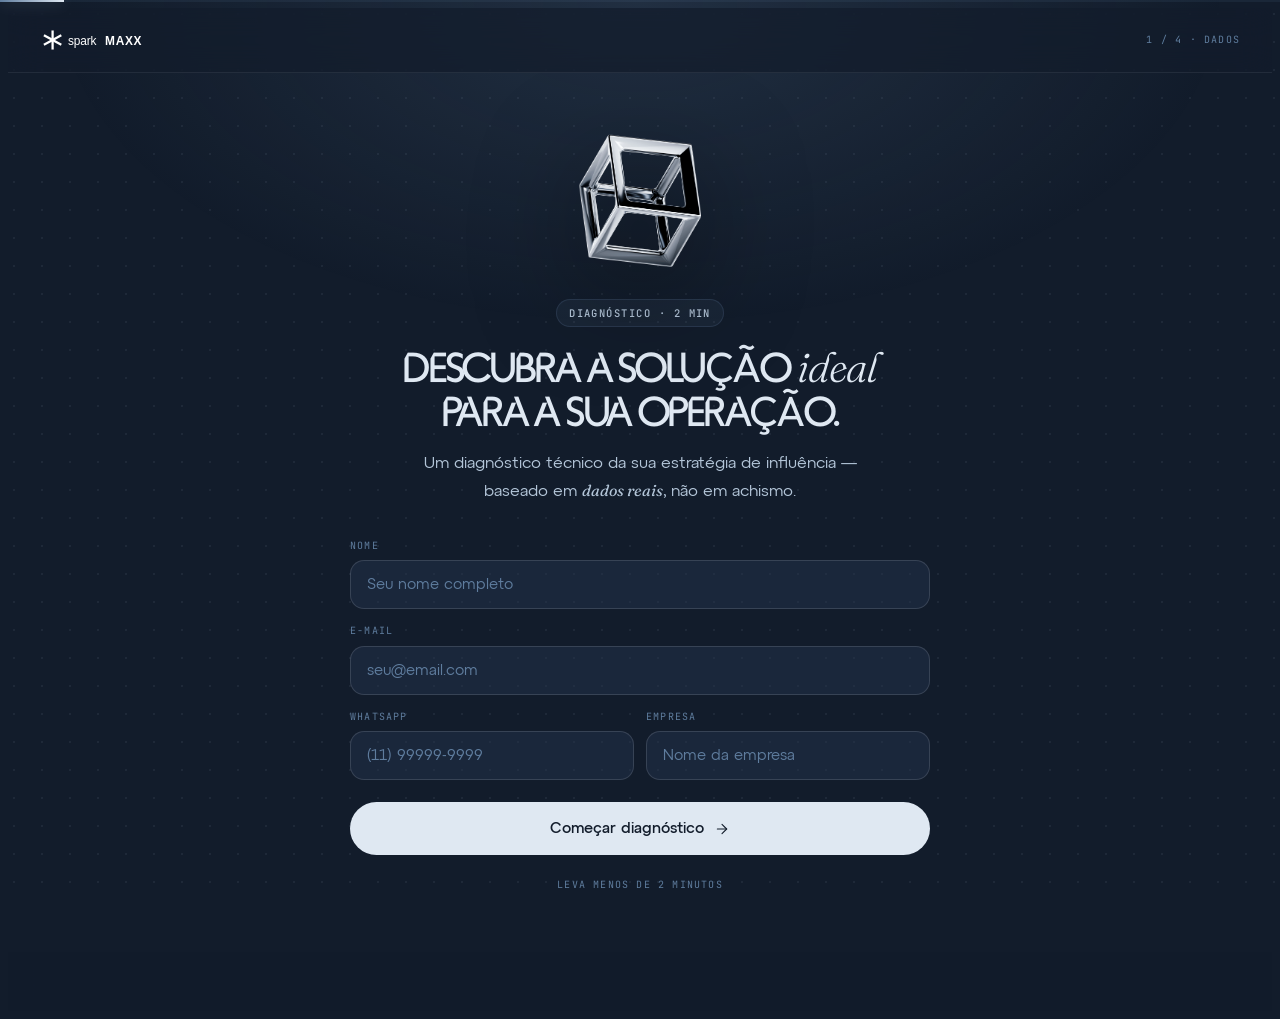
<file: quiz.html>
<!DOCTYPE html>
<html lang="pt-BR">
<head>
  <meta charset="UTF-8" />
  <meta name="viewport" content="width=device-width, initial-scale=1.0" />
  <title>Diagnóstico Spark MAXX</title>
  <meta name="description" content="Faça o diagnóstico e descubra a solução ideal para sua estratégia de influência digital." />
  <link rel="preconnect" href="https://fonts.googleapis.com" />
  <link rel="preconnect" href="https://fonts.gstatic.com" crossorigin />
  <link href="https://fonts.googleapis.com/css2?family=JetBrains+Mono:wght@400;500&family=Fraunces:opsz,ital,wght@9..144,0,300;9..144,1,300;9..144,1,400&display=swap" rel="stylesheet" />
  <link rel="stylesheet" href="design-system.css" />
  <link rel="stylesheet" href="style.css" />
</head>
<body>
  <div id="app">

    <!-- Fixed progress line -->
    <div class="progress-container">
      <div class="progress-bar" id="progressBar"></div>
    </div>

    <!-- Dot grid background -->
    <div class="app-dot-grid" aria-hidden="true"></div>
    <!-- Atmospheric radial glow -->
    <div class="app-glow" aria-hidden="true"></div>

    <!-- Sticky header -->
    <header class="quiz-header">
      <a href="https://sparkmaxx.com.br" class="quiz-wordmark" target="_blank" rel="noopener" aria-label="Spark MAXX">
        <img src="assets/logo-horizontal.svg" alt="Spark MAXX" class="quiz-logo" height="28" />
      </a>
      <div class="quiz-step-count" id="stepCount">1 / 6 · Diagnóstico</div>
    </header>

    <!-- Quiz content -->
    <main class="quiz-main">
      <div class="quiz-content" id="quizCard">
        <!-- Engine injects steps here -->
      </div>
    </main>

    <!-- Footer -->
    <footer class="quiz-footer">
      <span>© 2026 Spark MAXX</span>
      <span>Inteligência para a era da influência</span>
    </footer>

  </div>

  <script src="quiz/config.js?v=13"></script>
  <script src="core/supabase.js?v=13"></script>
  <script src="core/state.js?v=13"></script>
  <script src="core/storage.js?v=13"></script>
  <script src="quiz/validation.js?v=13"></script>
  <script src="admin/webhook.js?v=13"></script>
  <script src="quiz/engine.js?v=13"></script>
</body>
</html>
</file>
<file: design-system.css>
/* Spark Maxx — Colors & Type
 * Source: brand brief + sparkmaxx.com.br
 * FONTS:
 *   Display / headings   →  Flyhead           (LICENSED — files in fonts/)
 *   Body / running text  →  Atyp Text         (LICENSED — files in fonts/)
 *   Serif accent         →  Fraunces          (substitute for Nebulica)
 *   Mono                 →  JetBrains Mono
 */

@import url('https://fonts.googleapis.com/css2?family=Outfit:wght@300;400;700&family=Fraunces:opsz,wght@9..144,300;9..144,400;9..144,500&family=JetBrains+Mono:wght@400;500&display=swap');

/* ─── FLYHEAD (brand display face) ────────────────────────────── */
@font-face {
  font-family: 'Flyhead';
  src: url('fonts/Flyhead-Light.otf') format('opentype');
  font-weight: 300; font-style: normal; font-display: swap;
  unicode-range: U+0020-007F, U+2000-206F, U+20AC, U+2122, U+FEFF;
}
@font-face {
  font-family: 'Flyhead';
  src: url('fonts/Flyhead.otf') format('opentype');
  font-weight: 400; font-style: normal; font-display: swap;
  unicode-range: U+0020-007F, U+2000-206F, U+20AC, U+2122, U+FEFF;
}
@font-face {
  font-family: 'Flyhead';
  src: url('fonts/Flyhead-Bold.otf') format('opentype');
  font-weight: 700; font-style: normal; font-display: swap;
  unicode-range: U+0020-007F, U+2000-206F, U+20AC, U+2122, U+FEFF;
}

/* ─── ATYP TEXT (brand body face) ─────────────────────────────── */
@font-face {
  font-family: 'Atyp Text';
  src: url('fonts/AtypText-Thin.ttf') format('truetype');
  font-weight: 100; font-style: normal; font-display: swap;
}
@font-face {
  font-family: 'Atyp Text';
  src: url('fonts/AtypText-ThinItalic.ttf') format('truetype');
  font-weight: 100; font-style: italic; font-display: swap;
}
@font-face {
  font-family: 'Atyp Text';
  src: url('fonts/AtypText-Light.ttf') format('truetype');
  font-weight: 300; font-style: normal; font-display: swap;
}
@font-face {
  font-family: 'Atyp Text';
  src: url('fonts/AtypText-LightItalic.ttf') format('truetype');
  font-weight: 300; font-style: italic; font-display: swap;
}
@font-face {
  font-family: 'Atyp Text';
  src: url('fonts/AtypText-Regular.ttf') format('truetype');
  font-weight: 400; font-style: normal; font-display: swap;
}
@font-face {
  font-family: 'Atyp Text';
  src: url('fonts/AtypText-Italic.ttf') format('truetype');
  font-weight: 400; font-style: italic; font-display: swap;
}
@font-face {
  font-family: 'Atyp Text';
  src: url('fonts/AtypText-Medium.ttf') format('truetype');
  font-weight: 500; font-style: normal; font-display: swap;
}
@font-face {
  font-family: 'Atyp Text';
  src: url('fonts/AtypText-MediumItalic.ttf') format('truetype');
  font-weight: 500; font-style: italic; font-display: swap;
}
@font-face {
  font-family: 'Atyp Text';
  src: url('fonts/AtypText-Semibold.ttf') format('truetype');
  font-weight: 600; font-style: normal; font-display: swap;
}
@font-face {
  font-family: 'Atyp Text';
  src: url('fonts/AtypText-SemiboldItalic.ttf') format('truetype');
  font-weight: 600; font-style: italic; font-display: swap;
}
@font-face {
  font-family: 'Atyp Text';
  src: url('fonts/AtypText-Bold.ttf') format('truetype');
  font-weight: 700; font-style: normal; font-display: swap;
}
@font-face {
  font-family: 'Atyp Text';
  src: url('fonts/AtypText-BoldItalic.ttf') format('truetype');
  font-weight: 700; font-style: italic; font-display: swap;
}

:root {
  /* ─── BRAND COLORS ────────────────────────────────────────────── */
  /* Primary — dark / tech */
  --sm-bg-deep:        #121C2B;  /* main background, almost-black blue */
  --sm-navy-900:       #1F2C41;  /* dark navy surface */
  --sm-navy-800:       #273551;  /* mid navy surface */
  --sm-navy-700:       #2F4063;  /* hover / raised surface */

  /* Secondary — chromed / light */
  --sm-steel:          #5F7D9E;  /* steel blue, accents, links */
  --sm-mist:           #B3C5D8;  /* muted blue-grey, secondary text */
  --sm-offwhite:       #DFE8F2;  /* off-white, primary fg on dark */

  /* Pure */
  --sm-white:          #FFFFFF;
  --sm-black:          #07101D;  /* deeper than --sm-bg-deep, for shadows */

  /* Functional accents (derived, restrained palette) */
  --sm-success:        #6FB39A;
  --sm-warn:           #D9B77E;
  --sm-danger:         #D97A7A;
  --sm-info:           #7FA3D1;

  /* ─── SEMANTIC FOREGROUND / BACKGROUND ──────────────────────── */
  --bg-1:              var(--sm-bg-deep);     /* page bg */
  --bg-2:              var(--sm-navy-900);    /* card bg */
  --bg-3:              var(--sm-navy-800);    /* raised / hover */
  --bg-4:              var(--sm-navy-700);    /* active */

  --fg-1:              var(--sm-offwhite);    /* primary text */
  --fg-2:              var(--sm-mist);        /* secondary text */
  --fg-3:              var(--sm-steel);       /* tertiary / metadata */

  --border-1:          rgba(223, 232, 242, 0.08);  /* hairline on dark */
  --border-2:          rgba(223, 232, 242, 0.14);  /* card border */
  --border-strong:     rgba(223, 232, 242, 0.24);

  /* Brand gradient: signature #121C2B → #273551 */
  --grad-brand:        linear-gradient(180deg, #121C2B 0%, #273551 100%);
  --grad-brand-radial: radial-gradient(ellipse at 50% 0%, #273551 0%, #121C2B 70%);
  --grad-chrome:       linear-gradient(180deg, #DFE8F2 0%, #B3C5D8 45%, #5F7D9E 100%);
  --grad-fade-bottom:  linear-gradient(180deg, transparent 0%, #121C2B 100%);

  /* ─── TYPOGRAPHY ──────────────────────────────────────────── */
  --font-display:      'Flyhead', 'Outfit', system-ui, sans-serif;
  --font-serif:        'Fraunces', 'Nebulica', Georgia, serif;
  --font-body:         'Atyp Text', system-ui, sans-serif;
  --font-mono:         'JetBrains Mono', ui-monospace, 'SF Mono', Menlo, monospace;

  /* Type scale */
  --fs-display:        clamp(48px, 7vw, 96px);
  --fs-h1:             clamp(40px, 5.2vw, 64px);
  --fs-h2:             clamp(32px, 3.6vw, 44px);
  --fs-h3:             28px;
  --fs-h4:             22px;
  --fs-lead:           20px;
  --fs-body:           16px;
  --fs-small:          14px;
  --fs-micro:          12px;

  --lh-display:        0.96;
  --lh-heading:        1.08;
  --lh-body:           1.55;

  --tracking-tight:    -0.02em;
  --tracking-normal:   0;
  --tracking-wide:     0.06em;     /* MAXX, eyebrow caps */
  --tracking-mono:     0.02em;

  /* ─── SPACING / RADII / SHADOW ────────────────────────────── */
  --space-1:  4px;
  --space-2:  8px;
  --space-3:  12px;
  --space-4:  16px;
  --space-5:  24px;
  --space-6:  32px;
  --space-7:  48px;
  --space-8:  64px;
  --space-9:  96px;
  --space-10: 128px;

  --radius-xs:  4px;
  --radius-sm:  8px;
  --radius-md:  14px;     /* default card */
  --radius-lg:  22px;     /* large card / image */
  --radius-xl:  32px;
  --radius-pill: 999px;   /* buttons */

  --shadow-1:  0 1px 0 rgba(255,255,255,0.04) inset, 0 4px 12px rgba(0,0,0,0.25);
  --shadow-2:  0 1px 0 rgba(255,255,255,0.05) inset, 0 12px 32px rgba(0,0,0,0.35);
  --shadow-3:  0 1px 0 rgba(255,255,255,0.06) inset, 0 24px 64px rgba(0,0,0,0.45);
  --glow-steel: 0 0 0 1px rgba(95,125,158,0.30), 0 8px 24px rgba(95,125,158,0.20);

  /* Motion */
  --ease-standard:  cubic-bezier(.2,.8,.2,1);
  --ease-emphasis:  cubic-bezier(.16,1,.3,1);
  --dur-fast:       140ms;
  --dur-base:       220ms;
  --dur-slow:       420ms;
}

/* ─── BASE / RESET-ish ────────────────────────────────────────── */
html { -webkit-font-smoothing: antialiased; text-rendering: optimizeLegibility; }
body {
  background: var(--bg-1);
  color: var(--fg-1);
  font-family: var(--font-body);
  font-size: var(--fs-body);
  line-height: var(--lh-body);
  font-weight: 400;
}

::selection { background: var(--sm-steel); color: var(--sm-offwhite); }

/* ─── SEMANTIC TYPE CLASSES ───────────────────────────────────── */
.display, h1.display {
  font-family: var(--font-display);
  font-size: var(--fs-display);
  line-height: var(--lh-display);
  letter-spacing: var(--tracking-tight);
  font-weight: 400;
}
h1, .h1 {
  font-family: var(--font-display);
  font-size: var(--fs-h1);
  line-height: var(--lh-heading);
  letter-spacing: var(--tracking-tight);
  font-weight: 400;
  color: var(--fg-1);
}
h2, .h2 {
  font-family: var(--font-display);
  font-size: var(--fs-h2);
  line-height: var(--lh-heading);
  letter-spacing: var(--tracking-tight);
  font-weight: 400;
}
h3, .h3 {
  font-family: var(--font-display);
  font-size: var(--fs-h3);
  font-weight: 400;
  letter-spacing: -0.01em;
}
h4, .h4 {
  font-family: var(--font-display);
  font-size: var(--fs-h4);
  font-weight: 700;
}
.lead {
  font-family: var(--font-body);
  font-size: var(--fs-lead);
  font-weight: 300;
  color: var(--fg-2);
  line-height: 1.45;
}
p, .p {
  font-family: var(--font-body);
  font-size: var(--fs-body);
  line-height: var(--lh-body);
  color: var(--fg-2);
}
.eyebrow {
  font-family: var(--font-mono);
  font-size: var(--fs-micro);
  letter-spacing: var(--tracking-wide);
  text-transform: uppercase;
  color: var(--sm-steel);
}
.serif {
  font-family: var(--font-serif);
  font-style: italic;
  font-weight: 300;
}
code, .mono {
  font-family: var(--font-mono);
  font-size: 0.92em;
  letter-spacing: var(--tracking-mono);
}
.stat-big {
  font-family: var(--font-display);
  font-size: clamp(56px, 7vw, 96px);
  line-height: 0.95;
  letter-spacing: -0.03em;
  font-weight: 700;
  background: var(--grad-chrome);
  -webkit-background-clip: text;
  background-clip: text;
  color: transparent;
}

/* ─── COMPONENT PRIMITIVES ────────────────────────────────────── */
.btn-pill {
  display: inline-flex; align-items: center; gap: 8px;
  padding: 12px 22px;
  font-family: var(--font-body);
  font-size: 15px;
  font-weight: 500;
  color: var(--fg-1);
  background: var(--bg-3);
  border: 1px solid var(--border-2);
  border-radius: var(--radius-pill);
  cursor: pointer;
  transition: background var(--dur-base) var(--ease-standard),
              transform var(--dur-fast) var(--ease-standard),
              border-color var(--dur-base) var(--ease-standard);
}
.btn-pill:hover { background: var(--bg-4); border-color: var(--border-strong); }
.btn-pill:active { transform: translateY(1px) scale(0.99); }
.btn-pill.primary { background: var(--sm-offwhite); color: var(--sm-bg-deep); border-color: transparent; }
.btn-pill.primary:hover { background: var(--sm-white); }

.card {
  background: var(--bg-2);
  border: 1px solid var(--border-1);
  border-radius: var(--radius-md);
  box-shadow: var(--shadow-1);
}

.dot-grid {
  background-image: radial-gradient(rgba(179,197,216,0.12) 1px, transparent 1px);
  background-size: 24px 24px;
}
</file>
<file: admin.css>
/* Spark Maxx Admin UI — admin.css (Redesign 2026.04) */
@import url('design-system.css');

/* ── UTILS ─────────────────────────────────────── */
.hidden { display: none !important; }

/* ── LOGIN ─────────────────────────────────────── */
.login-screen {
  min-height: 100vh; display: grid;
  grid-template-columns: 1fr 1fr;
  background: var(--bg-1);
  background-image:
    radial-gradient(ellipse 80% 50% at 50% 0%, rgba(39,53,81,0.55), transparent 70%),
    radial-gradient(rgba(179,197,216,0.07) 1px, transparent 1px);
  background-size: auto, 24px 24px;
}
.login-stage {
  display: flex; align-items: center; justify-content: center;
  position: relative; overflow: hidden;
}
.login-stage::before {
  content: ""; position: absolute; inset: 0;
  background-image:
    linear-gradient(rgba(179,197,216,0.06) 1px, transparent 1px),
    linear-gradient(90deg, rgba(179,197,216,0.06) 1px, transparent 1px);
  background-size: 48px 48px;
  -webkit-mask-image: radial-gradient(ellipse 70% 70% at 50% 50%, black 25%, transparent 75%);
          mask-image: radial-gradient(ellipse 70% 70% at 50% 50%, black 25%, transparent 75%);
}
.login-stage-img {
  width: 70%; max-width: 420px; height: auto;
  filter: drop-shadow(0 40px 60px rgba(0,0,0,0.5)) drop-shadow(0 8px 24px rgba(95,125,158,0.25));
  animation: floatY 7s ease-in-out infinite;
  position: relative; z-index: 2;
}
@keyframes floatY {
  0%, 100% { transform: translateY(0) rotate(0deg); }
  50%      { transform: translateY(-18px) rotate(1.5deg); }
}
.login-card {
  align-self: center; justify-self: center;
  width: 100%; max-width: 420px;
  background: var(--bg-2); border: 1px solid var(--border-2);
  border-radius: var(--radius-lg); padding: 48px 44px;
  box-shadow: var(--shadow-3);
  margin: 24px;
}
.login-logo { display: flex; align-items: center; gap: 10px; margin-bottom: 8px; }
.login-logo img { height: 28px; }
.login-sub {
  font-size: var(--fs-small); color: var(--fg-3); margin-bottom: 36px;
  font-family: var(--font-mono); letter-spacing: var(--tracking-mono);
  text-transform: uppercase;
}
.login-field { display: flex; flex-direction: column; gap: 6px; margin-bottom: 14px; }
.login-field label {
  font-family: var(--font-mono); font-size: 10px;
  letter-spacing: var(--tracking-wide); text-transform: uppercase; color: var(--fg-3);
}
.login-field input {
  background: var(--bg-1); border: 1px solid var(--border-2);
  border-radius: var(--radius-sm); padding: 13px 16px;
  font-family: var(--font-body); font-size: var(--fs-body); color: var(--fg-1); outline: none;
  transition: border-color var(--dur-base) var(--ease);
}
.login-field input:focus { border-color: var(--border-strong); box-shadow: var(--glow-steel); }
.login-error { font-size: 12px; color: var(--sm-danger); display: none; margin-top: 4px; }
.login-error.visible { display: block; }
.login-btn {
  width: 100%; padding: 14px; margin-top: 12px;
  background: var(--sm-offwhite); color: var(--sm-bg-deep);
  border: none; border-radius: var(--radius-pill);
  font-family: var(--font-display); font-size: 15px; font-weight: 700;
  cursor: pointer;
  transition: background var(--dur-base) var(--ease), transform var(--dur-fast) var(--ease);
}
.login-btn:hover { background: var(--sm-white); }
.login-btn:active { transform: translateY(1px) scale(0.99); }

@media (max-width: 900px) {
  .login-screen { grid-template-columns: 1fr; }
  .login-stage { display: none; }
}

/* ── LAYOUT ────────────────────────────────────── */
.admin-panel { display: flex; height: 100vh; overflow: hidden; }

/* ── SIDEBAR ───────────────────────────────────── */
.sidebar {
  width: var(--sidebar-w); background: #0E1623;
  border-right: 1px solid var(--border-1);
  display: flex; flex-direction: column; padding: 22px 14px;
  flex-shrink: 0; transition: transform var(--dur-slow) var(--ease); z-index: 200;
}
.sidebar-logo { display: flex; flex-direction: column; gap: 4px; padding: 4px 8px; margin-bottom: 24px; }
.sidebar-logo img { height: 22px; }

/* Text-based wordmarks (login + sidebar) */
.sidebar-wordmark, .login-wordmark {
  display: inline-flex; align-items: center; gap: 0;
  font-family: var(--font-display); line-height: 1;
  color: var(--fg-1); letter-spacing: -0.01em;
}
.sidebar-wordmark { font-size: 16px; }
.login-wordmark   { font-size: 20px; }
.sidebar-wordmark svg, .login-wordmark svg {
  margin-right: 0.35em; vertical-align: -0.14em; display: inline-block;
}
.sidebar-wordmark .spark, .login-wordmark .spark {
  font-weight: 300; color: var(--fg-2); text-transform: lowercase; letter-spacing: 0.02em;
}
.sidebar-wordmark .maxx, .login-wordmark .maxx {
  font-weight: 700; color: var(--fg-1); text-transform: uppercase;
  letter-spacing: 0.08em; margin-left: 0.25em;
}
.sidebar-sub {
  font-family: var(--font-mono); font-size: 10px; letter-spacing: 0.14em;
  text-transform: uppercase; color: var(--fg-3);
}
.sidebar-section-label {
  font-family: var(--font-mono); font-size: 9px;
  letter-spacing: var(--tracking-wide); text-transform: uppercase;
  color: var(--fg-3); padding: 0 10px; margin-bottom: 8px;
}
.sidebar-nav { display: flex; flex-direction: column; gap: 2px; flex: 1; }
.nav-item {
  display: flex; align-items: center; gap: 12px;
  padding: 10px 12px; border-radius: var(--radius-sm);
  color: var(--fg-2); text-decoration: none;
  font-family: var(--font-body); font-size: var(--fs-small); font-weight: 400;
  transition: background var(--dur-base) var(--ease), color var(--dur-base) var(--ease);
  cursor: pointer; white-space: nowrap;
  position: relative;
}
.nav-item svg { width: 16px; height: 16px; flex-shrink: 0; stroke: currentColor; }
.nav-item:hover { background: var(--bg-2); color: var(--fg-1); }
.nav-item.active {
  background: var(--bg-3); color: var(--fg-1);
}
.nav-item.active::before {
  content: ""; position: absolute; left: -14px; top: 50%; transform: translateY(-50%);
  width: 2px; height: 18px; background: var(--sm-mist); border-radius: 0 2px 2px 0;
}
.sidebar-footer { padding-top: 16px; border-top: 1px solid var(--border-1); }
.sidebar-logout {
  width: 100%; padding: 10px; background: transparent;
  border: 1px solid var(--border-2); color: var(--fg-3);
  border-radius: var(--radius-pill); font-family: var(--font-body); font-size: var(--fs-small);
  cursor: pointer; transition: var(--transition);
}
.sidebar-logout:hover { border-color: var(--sm-danger); color: var(--sm-danger); }

/* ── MAIN ──────────────────────────────────────── */
.admin-main { flex: 1; display: flex; flex-direction: column; overflow: hidden; min-width: 0; }
.admin-header {
  height: var(--header-h); border-bottom: 1px solid var(--border-1);
  display: flex; align-items: center; padding: 0 32px; gap: 16px; flex-shrink: 0;
  background: rgba(14,22,35,0.80); backdrop-filter: blur(16px);
  position: sticky; top: 0; z-index: 5;
}
.burger-btn { display: none; background: transparent; border: none; color: var(--fg-2); cursor: pointer; padding: 4px; }
.burger-btn svg { width: 20px; height: 20px; }
.header-title {
  font-family: var(--font-display); font-size: 16px; font-weight: 500;
  letter-spacing: var(--tracking-tight); flex: 1; color: var(--fg-1);
}
.header-actions { display: flex; gap: 10px; }
.btn-action {
  display: inline-flex; align-items: center; gap: 7px;
  padding: 8px 16px; background: var(--bg-2); border: 1px solid var(--border-2);
  border-radius: var(--radius-pill); color: var(--fg-2);
  font-family: var(--font-body); font-size: 12px; cursor: pointer;
  transition: var(--transition);
}
.btn-action:hover { background: var(--bg-3); color: var(--fg-1); border-color: var(--border-strong); }
.btn-action svg { width: 14px; height: 14px; }

/* ── TABS ──────────────────────────────────────── */
.tab-content { display: none; flex: 1; overflow-y: auto; padding: 36px 40px 64px; }
.tab-content.active { display: block; }
.page-header { margin-bottom: 32px; }
.page-eyebrow {
  display: inline-block;
  font-family: var(--font-mono); font-size: 10px;
  letter-spacing: var(--tracking-wide); text-transform: uppercase;
  color: var(--fg-3); margin-bottom: 12px;
  padding: 4px 12px; border: 1px solid var(--border-1); border-radius: var(--radius-pill);
}
.page-header h1 {
  font-family: var(--font-display); font-size: 36px; font-weight: 400;
  letter-spacing: var(--tracking-tight); color: var(--fg-1); margin-bottom: 8px;
  line-height: 1.05;
}
.page-header h1 em {
  font-family: var(--font-serif); font-style: italic; font-weight: 300;
  background: var(--grad-chrome); -webkit-background-clip: text; background-clip: text;
  color: transparent;
}
.page-desc {
  font-size: var(--fs-small); color: var(--fg-3);
  font-family: var(--font-mono); letter-spacing: var(--tracking-mono);
}

/* ── KPI GRID ──────────────────────────────────── */
.kpi-grid { display: grid; grid-template-columns: repeat(4, 1fr); gap: 14px; margin-bottom: 28px; }
.kpi-card {
  background: var(--bg-2); border: 1px solid var(--border-1);
  border-radius: var(--radius-md); padding: 22px 24px;
  box-shadow: var(--shadow-1);
  display: flex; flex-direction: column; gap: 18px;
  transition: border-color var(--dur-base) var(--ease), transform var(--dur-base) var(--ease);
  position: relative; overflow: hidden;
}
.kpi-card::after {
  content: ""; position: absolute; top: 0; right: 0; width: 80px; height: 80px;
  background: radial-gradient(circle at top right, rgba(179,197,216,0.06), transparent 70%);
  pointer-events: none;
}
.kpi-card:hover { border-color: var(--border-2); transform: translateY(-1px); }
.kpi-icon {
  width: 32px; height: 32px;
  display: flex; align-items: center; justify-content: center;
  border: 1px solid var(--border-1); border-radius: var(--radius-sm);
  color: var(--fg-2);
}
.kpi-icon svg { width: 15px; height: 15px; }
.kpi-data { display: flex; flex-direction: column; }
.kpi-value {
  display: block; font-family: var(--font-display);
  font-size: 40px; font-weight: 500; line-height: 1;
  letter-spacing: -0.02em; color: var(--fg-1); margin-bottom: 8px;
}
/* First KPI card gets chrome gradient on the value */
.kpi-card:first-child .kpi-value {
  background: var(--grad-chrome);
  -webkit-background-clip: text; background-clip: text;
  color: transparent;
}
.kpi-label {
  font-family: var(--font-mono); font-size: 10px;
  text-transform: uppercase; letter-spacing: var(--tracking-wide); color: var(--fg-3);
}

/* ── CARDS ─────────────────────────────────────── */
.card {
  background: var(--bg-2); border: 1px solid var(--border-1);
  border-radius: var(--radius-md); padding: 24px 26px;
  box-shadow: var(--shadow-1);
}
.card-title {
  font-family: var(--font-display); font-size: 16px; font-weight: 500;
  letter-spacing: var(--tracking-tight); color: var(--fg-1); margin-bottom: 18px;
}

/* ── OVERVIEW ──────────────────────────────────── */
.overview-grid { display: grid; grid-template-columns: 1fr 1fr; gap: 14px; }
.profile-chart { display: flex; flex-direction: column; gap: 14px; }
.profile-bar-row { display: flex; align-items: center; gap: 12px; font-size: 12px; }
.profile-bar-label { min-width: 140px; color: var(--fg-2); white-space: nowrap; overflow: hidden; text-overflow: ellipsis; }
.profile-bar-track { flex: 1; height: 6px; background: var(--border-1); border-radius: 999px; overflow: hidden; }
.profile-bar-fill { height: 100%; background: var(--grad-chrome); border-radius: 999px; transition: width 0.7s var(--ease); box-shadow: 0 0 8px rgba(179,197,216,0.3); }
.profile-bar-pct { min-width: 36px; text-align: right; font-size: 11px; color: var(--fg-3); font-family: var(--font-mono); }
.recent-list { display: flex; flex-direction: column; gap: 8px; }
.recent-item {
  display: flex; align-items: center; gap: 12px; padding: 11px 14px;
  background: var(--bg-1); border: 1px solid var(--border-1); border-radius: var(--radius-sm);
  transition: border-color var(--dur-base) var(--ease);
}
.recent-item:hover { border-color: var(--border-2); }
.recent-avatar {
  width: 32px; height: 32px; border-radius: 999px;
  background: linear-gradient(135deg, var(--sm-steel), var(--sm-navy-900));
  display: flex; align-items: center; justify-content: center;
  font-family: var(--font-display); font-size: 13px; color: var(--fg-1); flex-shrink: 0;
}
.recent-info { flex: 1; min-width: 0; }
.recent-name { font-size: 13px; font-weight: 500; color: var(--fg-1); white-space: nowrap; overflow: hidden; text-overflow: ellipsis; }
.recent-meta { font-size: 11px; color: var(--fg-3); font-family: var(--font-mono); margin-top: 2px; }
.recent-badge {
  font-family: var(--font-mono); font-size: 10px; letter-spacing: var(--tracking-wide);
  padding: 4px 10px; border-radius: 999px;
  border: 1px solid var(--border-2); color: var(--fg-2); white-space: nowrap; flex-shrink: 0;
}

/* ── QUIZZES REDESIGN ──────────────────────────── */
.quizzes-grid { 
  display: grid; 
  grid-template-columns: repeat(auto-fill, minmax(340px, 1fr)); 
  gap: 24px; 
  padding: 24px 0; 
}

.quiz-card { 
  background: #151E2D; 
  border: 1px solid rgba(255, 255, 255, 0.05); 
  border-radius: 20px; 
  padding: 28px; 
  display: flex; 
  flex-direction: column; 
  gap: 24px; 
  transition: all 0.3s ease;
  position: relative;
}
.quiz-card:hover {
  transform: translateY(-4px);
  border-color: rgba(255, 255, 255, 0.1);
  box-shadow: 0 20px 40px -10px rgba(0,0,0,0.3);
}

.quiz-card-header {
  display: flex;
  justify-content: space-between;
  align-items: center;
}

.quiz-card-icon-box {
  width: 40px;
  height: 40px;
  background: rgba(255, 255, 255, 0.03);
  border: 1px solid rgba(255, 255, 255, 0.05);
  border-radius: 10px;
  display: flex;
  align-items: center;
  justify-content: center;
  color: var(--fg-3);
}

.status-badge {
  font-family: var(--font-mono);
  font-size: 9px;
  font-weight: 700;
  padding: 4px 12px;
  border-radius: 100px;
  text-transform: uppercase;
  letter-spacing: 0.1em;
}
.status-badge.active {
  background: rgba(16, 185, 129, 0.08);
  color: #10B981;
  border: 1px solid rgba(16, 185, 129, 0.15);
}
.status-badge.draft {
  background: rgba(245, 158, 11, 0.08);
  color: #F59E0B;
  border: 1px solid rgba(245, 158, 11, 0.15);
}

.quiz-card-title-area h3 {
  font-family: var(--font-display);
  font-size: 19px;
  font-weight: 500;
  color: var(--fg-1);
  margin: 0 0 8px 0;
  text-transform: uppercase;
  letter-spacing: 0.02em;
  cursor: pointer;
}
.quiz-card-title-area h3:hover { color: var(--sm-mist); }

.quiz-card-updated {
  font-family: var(--font-mono);
  font-size: 11px;
  color: var(--fg-3);
  opacity: 0.7;
}

.quiz-card-stats {
  background: rgba(14, 22, 35, 0.4);
  border-radius: 16px;
  padding: 24px;
  display: flex;
  justify-content: space-between;
  align-items: center;
  border: 1px solid rgba(255, 255, 255, 0.02);
}

.stat-item { display: flex; flex-direction: column; gap: 6px; }
.stat-value {
  font-family: var(--font-display);
  font-size: 24px;
  font-weight: 500;
  color: var(--fg-1);
}
.stat-label {
  font-family: var(--font-mono);
  font-size: 9px;
  text-transform: uppercase;
  letter-spacing: 0.1em;
  color: var(--fg-3);
  font-weight: 600;
}

.quiz-card-footer {
  display: flex;
  align-items: center;
  justify-content: space-between;
  margin-top: 4px;
}

.btn-card-main {
  background: none;
  border: none;
  color: var(--fg-2);
  font-size: 13px;
  font-weight: 500;
  display: flex;
  align-items: center;
  gap: 10px;
  cursor: pointer;
  transition: color 0.2s;
  padding: 8px 0;
}
.btn-card-main:hover { color: var(--fg-1); }
.btn-card-main svg { width: 18px; height: 18px; opacity: 0.8; }

.btn-card-circle {
  width: 36px;
  height: 36px;
  border-radius: 50%;
  border: 1px solid rgba(255, 255, 255, 0.1);
  display: flex;
  align-items: center;
  justify-content: center;
  color: var(--fg-3);
  background: none;
  cursor: pointer;
  transition: all 0.2s;
}
.btn-card-circle:hover { border-color: var(--fg-1); color: var(--fg-1); }

/* Header Elements for Redesign */
.btn-refresh-simple { 
  display: flex; align-items: center; gap: 10px; background: none; border: none; 
  color: #94A3B8; font-size: 14px; font-weight: 500; cursor: pointer; transition: color 0.2s;
}
.btn-refresh-simple:hover { color: #F8FAFC; }

.btn-new-quiz { 
  background: #F8FAFC; color: #0F172A; border: none; padding: 12px 28px; 
  border-radius: 100px; font-weight: 600; font-size: 15px; display: flex; 
  align-items: center; gap: 10px; cursor: pointer; transition: all 0.2s;
}
.btn-new-quiz:hover { transform: scale(1.02); background: #FFFFFF; }

/* ── BUTTONS ───────────────────────────────────── */
.btn-primary {
  display: inline-flex; align-items: center; justify-content: center; gap: 8px;
  padding: 11px 22px; background: var(--sm-offwhite); color: var(--sm-bg-deep);
  border: none; border-radius: var(--radius-pill);
  font-family: var(--font-body); font-size: var(--fs-small); font-weight: 600;
  cursor: pointer; transition: background var(--dur-base) var(--ease), transform var(--dur-fast) var(--ease);
}
.btn-primary:hover { background: var(--sm-white); }
.btn-primary:active { transform: translateY(1px) scale(0.99); }
.btn-secondary {
  display: inline-flex; align-items: center; justify-content: center; gap: 7px;
  padding: 9px 18px; background: var(--bg-3); color: var(--fg-1);
  border: 1px solid var(--border-2); border-radius: var(--radius-pill);
  font-family: var(--font-body); font-size: var(--fs-small);
  cursor: pointer; transition: var(--transition);
}
.btn-secondary:hover { background: var(--bg-4); border-color: var(--border-strong); }
.btn-danger {
  display: inline-flex; align-items: center; justify-content: center;
  padding: 9px 16px; background: rgba(217,122,122,0.12); color: var(--sm-danger);
  border: 1px solid rgba(217,122,122,0.30); border-radius: var(--radius-pill);
  font-family: var(--font-body); font-size: var(--fs-small); cursor: pointer; transition: var(--transition);
}
.btn-danger:hover { background: rgba(217,122,122,0.22); border-color: var(--sm-danger); }

/* ── FILTER BAR ────────────────────────────────── */
.filter-bar { display: flex; gap: 10px; margin-bottom: 16px; flex-wrap: wrap; }
.filter-search, .filter-select {
  background: var(--bg-2); border: 1px solid var(--border-2); border-radius: var(--radius-pill);
  padding: 10px 18px; font-family: var(--font-body); font-size: var(--fs-small);
  color: var(--fg-1); outline: none; transition: var(--transition);
}
.filter-search { flex: 1; min-width: 200px; }
.filter-search::placeholder { color: var(--fg-3); }
.filter-search:focus, .filter-select:focus { border-color: var(--border-strong); }
.filter-select { cursor: pointer; min-width: 140px; }
.filter-select option { background: var(--sm-navy-900); }

/* ── TABLE ─────────────────────────────────────── */
.table-wrapper { overflow-x: auto; border: 1px solid var(--border-1); border-radius: var(--radius-md); }
.data-table { width: 100%; border-collapse: collapse; font-size: var(--fs-small); }
.data-table thead { background: #0E1623; position: sticky; top: 0; z-index: 10; }
.data-table th {
  padding: 12px 16px; text-align: left;
  font-family: var(--font-mono); font-size: 10px; font-weight: 500;
  text-transform: uppercase; letter-spacing: var(--tracking-wide);
  color: var(--fg-3); border-bottom: 1px solid var(--border-1); white-space: nowrap;
}
.data-table td {
  padding: 14px 16px; border-bottom: 1px solid var(--border-1);
  color: var(--fg-2); vertical-align: middle; max-width: 200px; overflow: hidden;
  text-overflow: ellipsis; white-space: nowrap;
}
.data-table tbody tr:last-child td { border-bottom: none; }
.data-table tbody tr:hover td { background: rgba(95,125,158,0.05); color: var(--fg-1); }
.data-table .empty-row td { text-align: center; color: var(--fg-3); padding: 48px; }
.cell-name { font-weight: 500; color: var(--fg-1) !important; }
.profile-pill {
  display: inline-block; padding: 3px 10px; border-radius: 999px;
  font-family: var(--font-mono); font-size: 10px; letter-spacing: var(--tracking-wide);
  border: 1px solid var(--border-2); color: var(--fg-2); white-space: nowrap;
}
.btn-detail {
  background: transparent; border: 1px solid var(--border-2);
  color: var(--fg-3); border-radius: var(--radius-sm); padding: 5px 11px;
  font-family: var(--font-mono); font-size: 10px; letter-spacing: var(--tracking-wide);
  cursor: pointer; transition: var(--transition);
}
.btn-detail:hover { border-color: var(--border-strong); color: var(--fg-1); }
.btn-del-row { background: transparent; border: none; color: var(--fg-3); cursor: pointer; padding: 4px; font-size: 13px; transition: color var(--dur-base); margin-left: 4px; }
.btn-del-row:hover { color: var(--sm-danger); }
.table-footer { display: flex; align-items: center; justify-content: space-between; padding: 14px 4px 0; }
.table-count { font-family: var(--font-mono); font-size: 11px; color: var(--fg-3); letter-spacing: var(--tracking-mono); }
.pagination { display: flex; gap: 6px; }
.page-btn {
  background: var(--bg-2); border: 1px solid var(--border-1); color: var(--fg-2);
  border-radius: var(--radius-sm); padding: 6px 12px;
  font-family: var(--font-mono); font-size: 11px; cursor: pointer; transition: var(--transition);
}
.page-btn.active { background: var(--sm-offwhite); color: var(--sm-bg-deep); border-color: transparent; font-weight: 700; }
.page-btn:hover:not(.active) { border-color: var(--border-2); color: var(--fg-1); }

/* ── ANALYTICS ─────────────────────────────────── */
.analytics-grid { display: grid; grid-template-columns: 1fr 1fr; gap: 14px; }
.bar-chart { display: flex; flex-direction: column; gap: 12px; }
.bar-item { display: flex; flex-direction: column; gap: 5px; }
.bar-label { font-size: 12px; color: var(--fg-2); }
.bar-row { display: flex; align-items: center; gap: 8px; }
.bar-track { flex: 1; height: 6px; background: var(--border-1); border-radius: 999px; overflow: hidden; }
.bar-fill { height: 100%; background: var(--grad-chrome); border-radius: 999px; transition: width 0.7s var(--ease); }
.bar-count { font-size: 11px; color: var(--fg-3); font-family: var(--font-mono); min-width: 22px; text-align: right; }
.timeline-chart { display: flex; align-items: flex-end; gap: 6px; height: 140px; padding-top: 8px; }
.timeline-col { flex: 1; display: flex; flex-direction: column; align-items: center; gap: 4px; }
.timeline-bar {
  width: 100%; background: linear-gradient(180deg, var(--sm-mist), rgba(95,125,158,0.25));
  border-radius: 3px 3px 0 0; min-height: 4px;
}
.timeline-label { font-size: 10px; color: var(--fg-3); font-family: var(--font-mono); white-space: nowrap; }

/* ── EXPORT ────────────────────────────────────── */
.export-grid { display: grid; grid-template-columns: repeat(3, 1fr); gap: 14px; margin-bottom: 14px; }
.export-card {
  background: var(--bg-2); border: 1px solid var(--border-1); border-radius: var(--radius-md);
  padding: 26px 24px; display: flex; flex-direction: column; gap: 12px;
  transition: border-color var(--dur-base) var(--ease), transform var(--dur-base) var(--ease);
}
.export-card:hover { border-color: var(--border-2); box-shadow: var(--shadow-2); transform: translateY(-1px); }
.export-icon {
  width: 36px; height: 36px;
  display: flex; align-items: center; justify-content: center;
  border: 1px solid var(--border-1); border-radius: var(--radius-sm);
  color: var(--fg-2); margin-bottom: 4px;
}
.export-icon svg { width: 16px; height: 16px; }
.export-card h3 { font-family: var(--font-display); font-size: 17px; font-weight: 500; color: var(--fg-1); }
.export-card p { font-size: 13px; color: var(--fg-2); line-height: 1.5; flex: 1; }
.btn-export {
  padding: 11px; background: var(--bg-3); color: var(--fg-1);
  border: 1px solid var(--border-2); border-radius: var(--radius-pill);
  font-family: var(--font-body); font-size: var(--fs-small); font-weight: 500;
  cursor: pointer; transition: var(--transition); width: 100%; text-align: center;
}
.btn-export:hover { background: var(--sm-offwhite); color: var(--sm-bg-deep); border-color: transparent; }
.danger-zone {
  margin-top: 28px; background: rgba(217,122,122,0.05);
  border: 1px solid rgba(217,122,122,0.15); border-radius: var(--radius-md);
  padding: 24px; display: flex; flex-direction: column; gap: 10px;
}
.danger-zone h3 { font-family: var(--font-display); font-size: 15px; color: var(--sm-danger); }
.danger-zone p { font-size: 13px; color: var(--fg-2); }

/* ── MODAL ─────────────────────────────────────── */
.modal-overlay {
  position: fixed; inset: 0; background: rgba(7,16,29,0.80);
  backdrop-filter: blur(8px); display: none; align-items: center; justify-content: center;
  z-index: 1000; padding: 24px;
}
.modal-overlay.open { display: flex; }
.modal {
  background: var(--bg-2); border: 1px solid var(--border-2);
  border-radius: var(--radius-lg); padding: 36px; width: 100%; max-width: 540px;
  position: relative; box-shadow: var(--shadow-3);
  animation: modalIn var(--dur-base) var(--ease-em);
}
@keyframes modalIn { from { opacity: 0; transform: translateY(12px) scale(0.98); } to { opacity: 1; transform: none; } }
.modal-close {
  position: absolute; top: 16px; right: 16px;
  background: transparent; border: 1px solid var(--border-2); color: var(--fg-2);
  border-radius: var(--radius-sm); width: 32px; height: 32px;
  display: flex; align-items: center; justify-content: center;
  cursor: pointer; font-size: 13px; transition: var(--transition);
}
.modal-close:hover { border-color: var(--border-strong); color: var(--fg-1); }
.modal-title {
  font-family: var(--font-display); font-size: 22px; font-weight: 500;
  letter-spacing: var(--tracking-tight); margin-bottom: 24px; color: var(--fg-1);
}
.modal-body { display: flex; flex-direction: column; gap: 10px; }
.modal-row { display: flex; flex-direction: column; gap: 4px; padding: 12px 14px; background: var(--bg-1); border: 1px solid var(--border-1); border-radius: var(--radius-sm); }
.modal-row-label { font-family: var(--font-mono); font-size: 10px; letter-spacing: var(--tracking-wide); text-transform: uppercase; color: var(--fg-3); }
.modal-row-value { font-size: var(--fs-small); color: var(--fg-1); font-weight: 400; }

/* ── TOAST ─────────────────────────────────────── */
.toast {
  position: fixed; bottom: 28px; right: 28px; z-index: 9999;
  background: var(--sm-offwhite); color: var(--sm-bg-deep);
  padding: 13px 22px; border-radius: var(--radius-pill);
  font-family: var(--font-body); font-size: var(--fs-small); font-weight: 500;
  box-shadow: var(--shadow-3); opacity: 0; transform: translateY(8px);
  transition: opacity var(--dur-base) var(--ease), transform var(--dur-base) var(--ease);
  pointer-events: none;
}
.toast.show { opacity: 1; transform: translateY(0); }

/* ── FORM INPUTS ───────────────────────────────── */
.form-group { display: flex; flex-direction: column; gap: 6px; }
.form-group label { font-family: var(--font-mono); font-size: 10px; letter-spacing: var(--tracking-wide); text-transform: uppercase; color: var(--fg-3); }
.form-group input, .form-group select, .form-group textarea {
  background: var(--bg-1); border: 1px solid var(--border-2); border-radius: var(--radius-sm);
  padding: 10px 14px; font-family: var(--font-body); font-size: var(--fs-small); color: var(--fg-1); outline: none;
  transition: border-color var(--dur-base) var(--ease);
  width: 100%;
}
.form-group input:focus, .form-group select:focus, .form-group textarea:focus { border-color: var(--border-strong); }
.form-group select option { background: var(--sm-navy-900); }

/* ── STEP EDITOR LAYOUT ────────────────────────── */
.step-editor-layout {
  display: flex; height: calc(100vh - var(--header-h));
  background: var(--bg-1); overflow: hidden;
}

/* Sidebar Left (Steps List) */
.editor-sidebar-left {
  width: 280px; border-right: 1px solid var(--border-1);
  display: flex; flex-direction: column; background: #0E1623;
}
.sidebar-header {
  padding: 16px 20px; border-bottom: 1px solid var(--border-1);
  font-family: var(--font-mono); font-size: 9px; font-weight: 600;
  letter-spacing: 0.15em; color: var(--fg-3);
}

.steps-list { flex: 1; overflow-y: auto; padding: 12px; display: flex; flex-direction: column; gap: 4px; }

.step-item {
  display: flex; align-items: center; gap: 12px;
  padding: 12px 14px; border-radius: 12px;
  cursor: pointer; transition: all 0.2s;
  border: 1px solid transparent;
}
.step-item:hover { background: rgba(255,255,255,0.03); }
.step-item.active {
  background: rgba(179,197,216,0.08);
  border-color: rgba(179,197,216,0.2);
  box-shadow: inset 0 1px 0 rgba(255,255,255,0.02);
}

.step-id-badge {
  width: 24px; height: 24px; border-radius: 6px;
  background: rgba(255,255,255,0.05); border: 1px solid rgba(255,255,255,0.1);
  display: flex; align-items: center; justify-content: center;
  font-family: var(--font-mono); font-size: 9px; color: var(--fg-3);
}
.step-item.active .step-id-badge { background: var(--sm-mist); color: var(--sm-bg-deep); border-color: transparent; }

.step-info { flex: 1; min-width: 0; }
.step-name { font-size: 13px; font-weight: 500; color: var(--fg-2); white-space: nowrap; overflow: hidden; text-overflow: ellipsis; }
.step-item.active .step-name { color: var(--fg-1); }

.step-tag-pill {
  font-family: var(--font-mono); font-size: 8px; font-weight: 700;
  padding: 2px 6px; border-radius: 4px; background: rgba(255,255,255,0.05);
  color: var(--fg-3); text-transform: uppercase; letter-spacing: 0.1em;
}

.btn-add-step {
  margin: 16px; padding: 12px; background: transparent;
  border: 1px dashed var(--border-2); border-radius: 12px;
  color: var(--fg-3); font-family: var(--font-body); font-size: 13px;
  cursor: pointer; transition: all 0.2s;
}
.btn-add-step:hover { border-color: var(--fg-2); color: var(--fg-1); background: rgba(255,255,255,0.02); }

/* Center Preview */
.editor-preview {
  flex: 1; background: #070D16;
  display: flex; align-items: center; justify-content: center; padding: 40px;
  background-image: radial-gradient(rgba(179,197,216,0.04) 1.5px, transparent 1.5px);
  background-size: 32px 32px;
}
.preview-window {
  width: 100%; max-width: 680px; height: 100%;
  background: var(--bg-1); border: 1px solid var(--border-1);
  border-radius: 16px; display: flex; flex-direction: column;
  box-shadow: 0 40px 100px rgba(0,0,0,0.6); overflow: hidden;
}
.preview-header {
  padding: 12px 20px; background: var(--bg-2); border-bottom: 1px solid var(--border-1);
  display: flex; align-items: center; gap: 20px;
}
.preview-dots { display: flex; gap: 6px; }
.preview-dots span { width: 8px; height: 8px; border-radius: 50%; background: var(--border-2); }
.preview-url {
  flex: 1; background: var(--bg-1); padding: 4px 12px; border-radius: 6px;
  font-family: var(--font-mono); font-size: 11px; color: var(--fg-3); text-align: center;
}
.preview-body { flex: 1; overflow-y: auto; padding: 60px 40px; position: relative; }

/* Sidebar Right (Inspector) */
.editor-sidebar-right {
  width: 320px; border-left: 1px solid var(--border-1);
  display: flex; flex-direction: column; background: #0E1623;
}
.inspector-content { flex: 1; overflow-y: auto; padding: 24px; display: flex; flex-direction: column; gap: 24px; }
.inspector-footer { padding: 20px 24px; border-top: 1px solid var(--border-1); background: #0E1623; }

.inspector-group { display: flex; flex-direction: column; gap: 8px; }
.inspector-label {
  font-family: var(--font-mono); font-size: 9px; font-weight: 600;
  text-transform: uppercase; letter-spacing: 0.15em; color: var(--fg-3);
}
.inspector-input, .inspector-select {
  background: #151E2D; border: 1px solid var(--border-2);
  border-radius: 10px; padding: 12px 14px;
  font-family: var(--font-body); font-size: 13px; color: var(--fg-1);
  width: 100%; outline: none; transition: all 0.2s;
}
.inspector-input:focus, .inspector-select:focus { border-color: var(--sm-mist); box-shadow: 0 0 0 3px rgba(179,197,216,0.1); }

.inspector-logic-item {
  background: rgba(255,255,255,0.03); border: 1px solid var(--border-1);
  border-radius: 10px; padding: 12px; display: flex; align-items: center; gap: 10px;
  margin-bottom: 8px; font-size: 12px; color: var(--fg-2);
}
.logic-if {
  width: 22px; height: 22px; border-radius: 5px;
  background: rgba(179,197,216,0.1); display: flex; align-items: center; justify-content: center;
  font-family: var(--font-mono); font-size: 9px; font-weight: 700; color: var(--sm-mist);
}

@media (max-width: 1200px) {
  .editor-sidebar-right { width: 280px; }
}
</file>
<file: builder.css>
/* Spark Maxx Flow Builder — builder.css (Redesign 2026.04) */
@import url('design-system.css');

* { box-sizing: border-box; margin: 0; padding: 0; }
body {
  font-family: var(--font-body);
  background: var(--bg-1);
  color: var(--fg-1);
  display: flex; flex-direction: column; height: 100vh; overflow: hidden;
}

/* ── HEADER ──────────────────────────────────────── */
.builder-header {
  height: 56px; display: flex; align-items: center; justify-content: space-between;
  padding: 0 22px; border-bottom: 1px solid var(--border-1);
  background: rgba(14,22,35,0.85); backdrop-filter: blur(16px);
  flex-shrink: 0; z-index: 10; gap: 24px;
}
.header-logo {
  font-family: var(--font-display); font-size: 16px;
  letter-spacing: var(--tracking-tight); color: var(--fg-1);
  display: flex; align-items: center; gap: 10px;
}
.header-logo img { height: 22px; }
.header-logo span {
  letter-spacing: var(--tracking-wide); color: var(--fg-3);
  font-family: var(--font-mono); font-size: 11px;
  text-transform: uppercase; padding-left: 12px; border-left: 1px solid var(--border-1);
}
.header-status {
  display: flex; align-items: center; gap: 8px;
  padding: 5px 14px; border: 1px solid var(--border-1);
  border-radius: var(--radius-pill);
  font-family: var(--font-mono); font-size: 10px;
  letter-spacing: var(--tracking-wide); text-transform: uppercase;
  color: var(--fg-3); white-space: nowrap;
}
.header-status .status-dot {
  width: 6px; height: 6px; border-radius: 50%;
  background: var(--sm-success); box-shadow: 0 0 8px var(--sm-success);
  animation: pulseDot 2s ease-in-out infinite;
}
@keyframes pulseDot { 0%, 100% { opacity: 1; } 50% { opacity: 0.4; } }
.header-actions { display: flex; align-items: center; gap: 10px; margin-left: auto; }

.btn-primary {
  padding: 9px 20px; background: var(--sm-offwhite); color: var(--sm-bg-deep);
  border: none; border-radius: var(--radius-pill);
  font-family: var(--font-display); font-size: 13px; font-weight: 700;
  cursor: pointer; transition: background var(--dur-base) var(--ease), transform var(--dur-fast) var(--ease);
}
.btn-primary:hover { background: var(--sm-white); }
.btn-primary:active { transform: translateY(1px) scale(0.99); }
.btn-secondary {
  padding: 8px 14px; background: var(--bg-3); color: var(--fg-1);
  border: 1px solid var(--border-2); border-radius: var(--radius-pill);
  font-family: var(--font-body); font-size: 13px; cursor: pointer;
  transition: var(--transition);
}
.btn-secondary:hover { background: var(--bg-4); border-color: var(--border-strong); }
.btn-link {
  font-family: var(--font-mono); font-size: 11px; letter-spacing: var(--tracking-mono);
  color: var(--fg-3); text-decoration: none; padding: 7px 14px;
  border: 1px solid var(--border-1); border-radius: var(--radius-pill);
  transition: var(--transition);
}
.btn-link:hover { border-color: var(--border-2); color: var(--fg-1); }

/* ── LAYOUT ──────────────────────────────────────── */
.builder-main { flex: 1; display: flex; overflow: hidden; }

/* ── BLOCK PALETTE ───────────────────────────────── */
.block-palette {
  width: 220px; flex-shrink: 0;
  background: #0E1623; border-right: 1px solid var(--border-1);
  display: flex; flex-direction: column; overflow: hidden;
}
.palette-header {
  padding: 14px 18px; border-bottom: 1px solid var(--border-1);
  font-family: var(--font-mono); font-size: 10px;
  letter-spacing: var(--tracking-wide); text-transform: uppercase; color: var(--fg-3);
}
.palette-list {
  flex: 1; padding: 12px; display: flex; flex-direction: column; gap: 6px;
  overflow-y: auto;
}
.palette-item {
  display: flex; align-items: center; gap: 12px;
  padding: 10px 12px;
  background: var(--bg-2); border: 1px solid var(--border-1);
  border-radius: var(--radius-sm);
  cursor: grab; transition: all var(--dur-base) var(--ease);
}
.palette-item:hover {
  background: var(--bg-3); border-color: var(--border-strong);
  transform: translateX(2px);
}
.palette-item:active { cursor: grabbing; }
.palette-icon {
  width: 28px; height: 28px; flex-shrink: 0;
  display: flex; align-items: center; justify-content: center;
  border: 1px solid var(--border-1); border-radius: var(--radius-xs);
  color: var(--fg-2);
}
.palette-icon svg { width: 13px; height: 13px; }
.palette-info { flex: 1; min-width: 0; }
.palette-name {
  font-family: var(--font-display); font-size: 13px; font-weight: 500;
  color: var(--fg-1); margin-bottom: 2px;
}
.palette-desc {
  font-family: var(--font-mono); font-size: 9px;
  letter-spacing: var(--tracking-wide); color: var(--fg-3); text-transform: uppercase;
}
.palette-footer {
  padding: 12px 18px; border-top: 1px solid var(--border-1);
}
.palette-hint {
  font-family: var(--font-mono); font-size: 9px;
  letter-spacing: var(--tracking-wide); text-transform: uppercase; color: var(--fg-3);
}

/* ── CANVAS ──────────────────────────────────────── */
.canvas-wrapper {
  flex: 1; overflow: hidden; position: relative; background: var(--bg-1);
  background-image: radial-gradient(rgba(179,197,216,0.08) 1px, transparent 1px);
  background-size: 24px 24px;
}
.canvas-toolbar {
  position: absolute; top: 18px; left: 50%; transform: translateX(-50%); z-index: 5;
  display: flex; align-items: center; gap: 4px;
  background: rgba(14,22,35,0.85); backdrop-filter: blur(12px);
  border: 1px solid var(--border-1); border-radius: var(--radius-pill);
  padding: 4px;
  box-shadow: var(--shadow-1);
}
.canvas-btn {
  width: 28px; height: 28px;
  background: transparent; border: none;
  color: var(--fg-2); cursor: pointer;
  border-radius: var(--radius-sm); font-size: 14px;
  display: flex; align-items: center; justify-content: center;
  transition: var(--transition);
}
.canvas-btn:hover { background: var(--bg-3); color: var(--fg-1); }
.canvas-zoom {
  font-family: var(--font-mono); font-size: 11px;
  letter-spacing: var(--tracking-mono); color: var(--fg-2);
  padding: 0 8px; min-width: 50px; text-align: center;
}
.canvas-divider {
  width: 1px; height: 16px; background: var(--border-1); margin: 0 4px;
}

.canvas-pan-zoom { position: absolute; inset: 0; transform-origin: 0 0; cursor: grab; }
.canvas-pan-zoom:active { cursor: grabbing; }
.canvas-connections { position: absolute; inset: 0; width: 100%; height: 100%; pointer-events: none; overflow: visible; }
.canvas-nodes { position: absolute; inset: 0; }

/* ── NODES ───────────────────────────────────────── */
.flow-node {
  position: absolute; min-width: 220px; max-width: 250px;
  background: var(--bg-2); border: 1px solid var(--border-1);
  border-radius: var(--radius-md); box-shadow: var(--shadow-2);
  cursor: pointer; user-select: none;
  transition: border-color var(--dur-base) var(--ease), box-shadow var(--dur-base) var(--ease), transform var(--dur-base) var(--ease);
}
.flow-node:hover { border-color: var(--border-2); box-shadow: var(--shadow-3); transform: translateY(-1px); }
.flow-node.selected { border-color: var(--sm-mist); box-shadow: var(--glow-steel); }

.node-header {
  padding: 11px 14px 9px;
  border-bottom: 1px solid var(--border-1);
  display: flex; align-items: center; justify-content: space-between;
}
.node-type-badge {
  font-family: var(--font-mono); font-size: 9px;
  letter-spacing: var(--tracking-wide); text-transform: uppercase; color: var(--fg-3);
}
.node-tag-badge {
  font-family: var(--font-mono); font-size: 8px;
  background: rgba(99,102,241,0.1); border: 1px solid rgba(99,102,241,0.3);
  color: #a5b4fc; padding: 2px 6px; border-radius: 4px;
  text-transform: uppercase; letter-spacing: 0.05em;
}
.node-icon { font-size: 14px; opacity: 0.7; }

.node-body { padding: 12px 14px 12px; }
.node-title {
  font-family: var(--font-display); font-size: 14px; font-weight: 400;
  color: var(--fg-1); margin-bottom: 5px;
  white-space: nowrap; overflow: hidden; text-overflow: ellipsis;
}
.node-subtitle { font-size: 11px; color: var(--fg-3); line-height: 1.4; white-space: nowrap; overflow: hidden; text-overflow: ellipsis; }

.node-options { padding: 0 14px 12px; display: flex; flex-direction: column; gap: 5px; }
.node-option {
  font-size: 11px; color: var(--fg-2); padding: 6px 9px;
  background: var(--bg-1); border: 1px solid var(--border-1); border-radius: var(--radius-xs);
  display: flex; align-items: center; justify-content: space-between; position: relative;
}
.node-option-dot {
  width: 8px; height: 8px; border-radius: 999px;
  background: var(--bg-3); border: 1px solid var(--border-2); flex-shrink: 0;
}

/* Tipo-específico */
.node-type-start { border-left: 2px solid var(--sm-success); }
.node-type-question { border-left: 2px solid var(--sm-steel); }
.node-type-lead_form { border-left: 2px solid var(--sm-warn); }
.node-type-loading { border-left: 2px solid var(--sm-mist); }
.node-type-result { border-left: 2px solid var(--sm-mist); }

/* ── CONNECTION LINES ────────────────────────────── */
.canvas-connections {
  z-index: 1;
}

.connection-path {
  fill: none;
  stroke: var(--sm-steel);
  stroke-width: 2px;
  stroke-linecap: round;
  opacity: 0.4;
  transition: opacity var(--dur-base), stroke-width var(--dur-base), stroke var(--dur-base);
  cursor: pointer;
  pointer-events: stroke;
}

.connection-path:hover {
  opacity: 0.9;
  stroke-width: 3px;
  stroke: var(--sm-offwhite);
}

@keyframes flowLine {
  from { stroke-dashoffset: 500; }
  to { stroke-dashoffset: 0; }
}

/* Dots nas extremidades */
.connection-dot {
  fill: var(--sm-steel);
  opacity: 0.8;
}

/* Handles (Conectores) */
.handle {
  position: absolute;
  width: 10px;
  height: 10px;
  background: var(--sm-bg-deep);
  border: 2px solid var(--sm-steel);
  border-radius: 50%;
  z-index: 10;
  cursor: crosshair;
  transition: transform 0.1s ease, border-color 0.1s ease;
}
.handle:hover {
  transform: scale(1.3);
  border-color: var(--sm-offwhite);
  box-shadow: 0 0 8px var(--sm-mist);
}

.handle-in {
  left: -6px;
  top: 50%;
  transform: translateY(-50%);
}

.handle-out {
  right: -6px;
  top: 50%;
  transform: translateY(-50%);
}

/* Handles dentro de opções de pergunta */
.node-option .handle-out {
  right: -18px; /* Ajuste para sair da borda da opção */
  top: 50%;
}

/* Botões de Ação na Linha (n8n style) */
.connection-actions {
  position: absolute;
  display: flex;
  gap: 4px;
  transform: translate(-50%, -50%);
  z-index: 100;
  pointer-events: auto;
  opacity: 0;
  visibility: hidden;
  transition: opacity 0.2s, visibility 0.2s;
}

.connection-actions.visible {
  opacity: 1;
  visibility: visible;
}

.conn-btn {
  width: 24px;
  height: 24px;
  background: #2D3748;
  border: 1px solid rgba(255,255,255,0.1);
  border-radius: 4px;
  color: #CBD5E0;
  display: flex;
  align-items: center;
  justify-content: center;
  font-size: 12px;
  cursor: pointer;
  transition: all 0.2s;
  box-shadow: 0 2px 4px rgba(0,0,0,0.3);
}

.conn-btn:hover {
  background: #4A5568;
  color: white;
  border-color: rgba(255,255,255,0.3);
}

.conn-btn-del:hover {
  background: var(--sm-danger);
}

/* ── INSPECTOR ───────────────────────────────────── */
.inspector {
  width: 300px; flex-shrink: 0;
  background: #0E1623; border-left: 1px solid var(--border-1);
  display: flex; flex-direction: column; overflow: hidden;
}
.inspector-header {
  padding: 14px 18px; border-bottom: 1px solid var(--border-1);
  font-family: var(--font-mono); font-size: 10px;
  letter-spacing: var(--tracking-wide); text-transform: uppercase; color: var(--fg-3);
}
.inspector-body { flex: 1; overflow-y: auto; padding: 18px; display: flex; flex-direction: column; gap: 12px; }

.form-group { display: flex; flex-direction: column; gap: 6px; }
.form-group label {
  font-family: var(--font-mono); font-size: 10px;
  letter-spacing: var(--tracking-wide); text-transform: uppercase; color: var(--fg-3);
}
.form-group input, .form-group select, .form-group textarea {
  background: var(--bg-1); border: 1px solid var(--border-2);
  border-radius: var(--radius-sm); padding: 9px 12px;
  font-family: var(--font-body); font-size: 13px; color: var(--fg-1); outline: none;
  transition: border-color var(--dur-base) var(--ease); width: 100%;
}
.form-group input:focus, .form-group select:focus { border-color: var(--border-strong); box-shadow: var(--glow-steel); }
.form-group select option { background: var(--sm-navy-900); }
.empty-state {
  font-size: 12px; color: var(--fg-3); text-align: center;
  padding: 32px 0; font-family: var(--font-mono);
  letter-spacing: var(--tracking-mono); text-transform: uppercase;
}

/* ── SCROLLBAR ───────────────────────────────────── */
::-webkit-scrollbar { width: 6px; }
::-webkit-scrollbar-track { background: transparent; }
::-webkit-scrollbar-thumb { background: var(--border-2); border-radius: 999px; }
::-webkit-scrollbar-thumb:hover { background: var(--border-strong); }

/* ── RESPONSIVE ──────────────────────────────────── */
@media (max-width: 980px) {
  .block-palette { width: 180px; }
  .inspector { width: 260px; }
  .header-status { display: none; }
}
@media (max-width: 760px) {
  .block-palette, .inspector { display: none; }
}
</file>
<file: style.css>
/* Spark Maxx Quiz — Chrome Lab (Redesign 2026.04) */
@import url('design-system.css');

*, *::before, *::after { box-sizing: border-box; }

/* ── APP SHELL ────────────────────────────────── */
#app {
  min-height: 100vh;
  display: flex;
  flex-direction: column;
  background: var(--bg-1);
  position: relative;
  overflow-x: hidden;
}

.app-dot-grid {
  position: fixed; inset: 0;
  background-image: radial-gradient(rgba(179,197,216,0.08) 1px, transparent 1px);
  background-size: 28px 28px;
  pointer-events: none;
  z-index: 0;
}

.app-glow {
  position: fixed; left: 0; right: 0; top: 0;
  height: 80%;
  background: radial-gradient(ellipse 900px 500px at 50% 0%, rgba(95,125,158,0.20), transparent 65%);
  pointer-events: none;
  z-index: 0;
}

/* ── PROGRESS LINE ───────────────────────────── */
.progress-container {
  position: fixed; top: 0; left: 0; right: 0;
  height: 2px;
  background: rgba(95,125,158,0.12);
  z-index: 100;
}
.progress-bar {
  height: 100%; width: 0%;
  background: linear-gradient(90deg, var(--sm-steel), var(--sm-offwhite));
  box-shadow: 0 0 16px rgba(223,232,242,0.4);
  transition: width 0.6s var(--ease-emphasis);
}

/* ── HEADER ──────────────────────────────────── */
.quiz-header {
  position: sticky; top: 0; z-index: 50;
  padding: 18px 32px;
  border-bottom: 1px solid var(--border-1);
  background: rgba(18,28,43,0.72);
  backdrop-filter: blur(16px);
  -webkit-backdrop-filter: blur(16px);
  display: flex; align-items: center; justify-content: space-between;
}

.quiz-wordmark {
  display: inline-flex; align-items: center;
  text-decoration: none; color: var(--fg-1);
}
.quiz-logo {
  height: 28px; width: auto; display: block;
  filter: brightness(0) invert(1);
}

.quiz-step-count {
  font-family: var(--font-mono); font-size: 10px;
  letter-spacing: 0.12em; text-transform: uppercase;
  color: var(--fg-3);
}

.quiz-domain {
  font-family: var(--font-mono); font-size: 11px;
  color: var(--fg-3); text-decoration: none;
  letter-spacing: 0.12em; text-transform: uppercase;
  transition: color var(--dur-base);
}
.quiz-domain:hover { color: var(--fg-2); }

/* ── MAIN ────────────────────────────────────── */
.quiz-main {
  flex: 1;
  display: flex; align-items: center; justify-content: center;
  padding: 60px 24px;
  position: relative; z-index: 1;
}

.quiz-content {
  width: 100%; max-width: 580px;
}

/* ── STEP ANIMATION ──────────────────────────── */
.step.active { animation: stepIn 0.5s var(--ease-emphasis); }
@keyframes stepIn {
  from { opacity: 0; transform: translateY(14px); }
  to   { opacity: 1; transform: translateY(0); }
}

/* ── LEAD FORM — HERO ────────────────────────── */
.lead-hero {
  display: flex; justify-content: center;
  margin-bottom: 26px;
}
.lead-hero img {
  width: 140px; height: 140px; object-fit: contain;
  animation: smFloat 10s ease-in-out infinite;
  filter: drop-shadow(0 30px 50px rgba(0,0,0,0.5));
}
@keyframes smFloat {
  0%, 100% { transform: translateY(0) rotate(0deg); }
  50%       { transform: translateY(-10px) rotate(8deg); }
}

.step-header { text-align: center; margin-bottom: 32px; }

/* ── TAG ─────────────────────────────────────── */
.sm-tag {
  display: inline-flex; align-items: center; gap: 6px;
  padding: 5px 12px;
  background: rgba(95,125,158,0.10);
  border: 1px solid rgba(95,125,158,0.22);
  border-radius: 100px;
  font-family: var(--font-mono); font-size: 10.5px;
  font-weight: 500; letter-spacing: 0.14em; text-transform: uppercase;
  color: var(--sm-mist);
  margin-bottom: 18px;
}

/* ── STEP TAG (question eyebrow) ─────────────── */
.step-tag {
  display: inline-flex; align-items: center; gap: 8px;
  font-family: var(--font-mono); font-size: 10px;
  letter-spacing: 0.14em; text-transform: uppercase;
  color: var(--fg-3); margin-bottom: 24px; /* Aumentado de 18px */
}
.step-tag::before {
  content: ""; width: 18px; height: 1px;
  background: var(--border-strong); display: inline-block;
}

/* ── TITLES ──────────────────────────────────── */
.quiz-title {
  font-family: var(--font-display);
  font-size: 42px; line-height: 1.05;
  letter-spacing: -0.03em; font-weight: 400;
  margin: 0 0 16px; color: var(--fg-1); /* Aumentado de 12px */
  text-transform: uppercase;
}
.quiz-title em {
  font-family: var(--font-serif);
  font-style: italic; font-weight: 300;
  text-transform: none;
}

.step-title {
  font-family: var(--font-display);
  font-size: 34px; line-height: 1.2;
  letter-spacing: -0.025em; font-weight: 400;
  margin: 0 0 16px; color: var(--fg-1); /* Aumentado de 10px */
  text-transform: uppercase;
}
.step-title em {
  font-family: var(--font-serif);
  font-style: italic; font-weight: 300;
  text-transform: none;
}

.quiz-subtitle, .step-subtitle {
  font-size: 16px; color: var(--fg-2);
  max-width: 480px; line-height: 1.6; 
  margin: 0 0 32px; /* Adicionado margin-bottom 32px */
}
.quiz-subtitle { margin: 0 auto; }
.quiz-subtitle em { font-family: var(--font-serif); font-weight: 400; }

/* ── FORM FIELDS ─────────────────────────────── */
.lead-form { display: flex; flex-direction: column; gap: 14px; }

.form-group { display: flex; flex-direction: column; gap: 7px; }
.form-group label {
  font-family: var(--font-mono); font-size: 10px;
  letter-spacing: 0.12em; text-transform: uppercase; color: var(--sm-steel);
}
.form-group input, .form-group textarea {
  width: 100%; padding: 13px 16px;
  font-family: var(--font-body); font-size: 15px;
  color: var(--fg-1);
  background: rgba(39,53,81,0.45);
  border: 1px solid var(--border-2);
  border-radius: var(--radius-md);
  outline: none;
  transition: border-color var(--dur-base), background var(--dur-base), box-shadow var(--dur-base);
}
.form-group input::placeholder { color: var(--fg-3); }
.form-group input:focus {
  border-color: var(--sm-steel);
  background: rgba(39,53,81,0.75);
  box-shadow: 0 0 0 4px rgba(95,125,158,0.10);
}

.field-error {
  font-size: 11px; color: var(--sm-danger);
  font-family: var(--font-mono); display: none;
}
.field-error.visible { display: block; }

.field-grid-2 {
  display: grid; grid-template-columns: 1fr 1fr; gap: 12px;
}

/* ── OPTIONS ─────────────────────────────────── */
.options-grid {
  display: flex; flex-direction: column; gap: 10px; margin-bottom: 28px;
}

.option-card {
  display: flex; align-items: center; gap: 18px;
  padding: 18px 22px;
  text-align: left;
  background: rgba(39,53,81,0.4);
  border: 1px solid var(--border-2);
  border-radius: var(--radius-md);
  cursor: pointer;
  transition: all 0.25s var(--ease-standard);
  color: var(--fg-1);
  font-family: var(--font-body);
  width: 100%;
  box-shadow: inset 0 1px 0 rgba(255,255,255,0.03);
}
.option-card:hover {
  border-color: var(--border-strong);
  background: rgba(39,53,81,0.7);
}
.option-card.selected {
  background: rgba(223,232,242,0.06);
  border-color: var(--sm-mist);
  box-shadow: 0 0 0 3px rgba(179,197,216,0.08), inset 0 1px 0 rgba(255,255,255,0.04);
}

.option-letter {
  min-width: 34px; height: 34px;
  display: flex; align-items: center; justify-content: center;
  border: 1px solid var(--border-strong);
  background: transparent; color: var(--sm-mist);
  border-radius: 8px;
  font-family: var(--font-mono); font-size: 12px; font-weight: 600;
  letter-spacing: 0.04em;
  flex-shrink: 0;
  transition: all 0.25s var(--ease-standard);
}
.option-card.selected .option-letter {
  border-color: var(--sm-offwhite);
  background: var(--sm-offwhite);
  color: var(--sm-bg-deep);
}

.option-icon { display: none; }

.option-text {
  flex: 1; font-size: 17px; font-weight: 400; line-height: 1.5;
}

/* ── BUTTONS ─────────────────────────────────── */
.btn-primary {
  display: inline-flex; align-items: center; justify-content: center; gap: 10px;
  padding: 16px 28px;
  background: var(--sm-offwhite); color: var(--sm-bg-deep);
  border: none; border-radius: var(--radius-pill);
  font-family: var(--font-body); font-size: 15px; font-weight: 500;
  cursor: pointer;
  transition: background var(--dur-base) var(--ease-standard), transform var(--dur-fast) var(--ease-standard);
  white-space: nowrap; width: 100%;
}
.btn-primary:hover { background: var(--sm-white); }
.btn-primary:active { transform: translateY(1px) scale(0.99); }
.btn-primary:disabled { opacity: 0.35; cursor: not-allowed; transform: none; }
.btn-primary svg { width: 16px; height: 16px; flex-shrink: 0; }

.btn-secondary {
  display: inline-flex; align-items: center; justify-content: center; gap: 8px;
  padding: 13px 22px;
  background: transparent; border: none;
  border-radius: var(--radius-pill);
  color: var(--fg-2);
  font-family: var(--font-body); font-size: 14px;
  cursor: pointer;
  transition: color var(--dur-base), background var(--dur-base);
  white-space: nowrap; flex-shrink: 0;
}
.btn-secondary:hover { color: var(--fg-1); background: var(--bg-3); }

/* ── NAVIGATION ──────────────────────────────── */
.step-nav {
  display: flex; gap: 12px; align-items: center; margin-top: 8px;
}
.step-nav .btn-secondary { flex-shrink: 0; }
.step-nav .btn-primary   { flex: 1; width: auto; }

/* ── LOADING & PROGRESS ────────────────────────── */
.loading-screen {
  position: fixed; inset: 0; background: var(--bg-deep);
  display: flex; flex-direction: column; align-items: center; justify-content: center;
  z-index: 1000; padding: 40px; text-align: center;
}

.spinner-circle {
  width: 64px; height: 64px;
  border: 3px solid rgba(255,255,255,0.05);
  border-top-color: var(--sm-mist);
  border-radius: 50%;
  animation: spin 1s linear infinite;
  margin-bottom: 40px;
}

@keyframes spin {
  to { transform: rotate(360deg); }
}

.loading-title {
  font-family: var(--font-display);
  font-size: 32px;
  text-transform: uppercase;
  letter-spacing: 0.05em;
  color: var(--fg-1);
  margin-bottom: 20px;
  line-height: 1.2;
}

.loading-sub {
  font-size: 16px;
  color: var(--fg-3);
  margin-bottom: 40px;
  line-height: 1.6;
  max-width: 400px;
}

.loading-steps {
  display: flex;
  flex-direction: column;
  gap: 16px;
  align-items: flex-start;
  max-width: 300px;
  margin: 0 auto;
}

.loading-step {
  display: flex; align-items: center; gap: 12px;
  font-family: var(--font-mono); font-size: 10px;
  text-transform: uppercase; letter-spacing: 0.12em;
  color: var(--fg-3); opacity: 0.4; transition: all 0.4s;
}
.loading-step.active { opacity: 1; color: #10B981; font-weight: 600; }
.loading-step::before { 
  content: ""; width: 6px; height: 6px; border-radius: 50%; 
  background: currentColor; display: block; 
}

/* ── RESULT ──────────────────────────────────── */
.result-container { position: relative; }

.result-hero {
  position: absolute; right: -40px; top: -30px;
  width: 220px; height: 220px;
  pointer-events: none; opacity: 0.95; z-index: 0;
}
.result-hero img {
  width: 100%; height: 100%; object-fit: contain;
  animation: smFloat 10s ease-in-out infinite;
  filter: drop-shadow(0 40px 60px rgba(0,0,0,0.7));
}

.result-badge {
  display: inline-flex; align-items: center; gap: 6px;
  padding: 5px 14px; border-radius: 999px;
  border: 1px solid var(--border-strong); color: var(--sm-mist);
  font-family: var(--font-mono); font-size: 10px;
  letter-spacing: 0.14em; text-transform: uppercase;
  margin-bottom: 20px; position: relative; z-index: 1;
}
.result-badge::before {
  content: ""; width: 5px; height: 5px; border-radius: 50%;
  background: var(--sm-success); box-shadow: 0 0 6px var(--sm-success);
}

.result-head {
  position: relative; z-index: 1;
  max-width: 380px; margin-bottom: 32px;
}

.result-label {
  font-family: var(--font-mono); font-size: 11px;
  letter-spacing: 0.16em; text-transform: uppercase;
  color: var(--sm-steel); margin-bottom: 10px;
}

.result-title {
  font-family: var(--font-display);
  font-size: clamp(32px, 5vw, 46px); line-height: 1;
  letter-spacing: -0.035em; font-weight: 400;
  margin: 0 0 18px;
  text-transform: uppercase;
  background: var(--grad-chrome);
  -webkit-background-clip: text; background-clip: text;
  color: transparent;
}

.result-description {
  font-size: 15.5px; color: var(--fg-2);
  line-height: 1.6; margin: 0;
}

/* Chrome metric card */
.result-metric {
  display: grid; grid-template-columns: auto 1fr;
  gap: 20px; align-items: center;
  padding: 20px 22px;
  border: 1px solid var(--border-2); border-radius: 14px;
  background: rgba(39,53,81,0.35);
  margin-bottom: 24px;
}
.result-metric-value {
  font-family: var(--font-display);
  font-size: 52px; line-height: 0.95;
  letter-spacing: -0.03em; font-weight: 700;
  background: var(--grad-chrome);
  -webkit-background-clip: text; background-clip: text;
  color: transparent;
}
.result-metric-info {
  border-left: 1px solid var(--border-2); padding-left: 18px;
}
.result-metric-tag {
  font-family: var(--font-mono); font-size: 10.5px;
  letter-spacing: 0.14em; text-transform: uppercase;
  color: var(--sm-steel); margin-bottom: 4px;
}
.result-metric-label {
  font-size: 14px; color: var(--fg-1); font-weight: 500;
}
.result-metric-sub {
  font-size: 13px; color: var(--fg-2); margin-top: 3px;
}

/* Solutions / bullets */
.result-solutions {
  display: grid; gap: 1px;
  margin-bottom: 32px;
  border: 1px solid var(--border-2); border-radius: 14px;
  overflow: hidden; background: var(--border-1);
}
.solution-card {
  display: flex; align-items: center; gap: 14px;
  padding: 15px 20px;
  background: var(--bg-2);
}
.solution-check {
  color: var(--sm-mist); flex-shrink: 0;
  display: flex; align-items: center;
}
.solution-check svg {
  width: 15px; height: 15px;
  stroke-width: 1.6; stroke: currentColor; fill: none;
}
.solution-name {
  font-size: 14px; color: var(--fg-1);
}

/* CTAs */
.result-cta { display: grid; gap: 10px; }

.btn-cta {
  display: inline-flex; align-items: center; justify-content: center; gap: 10px;
  padding: 16px 28px;
  background: var(--sm-offwhite); color: var(--sm-bg-deep);
  border: none; border-radius: var(--radius-pill); text-decoration: none;
  font-family: var(--font-body); font-size: 15px; font-weight: 500;
  cursor: pointer;
  transition: background var(--dur-base), transform var(--dur-fast);
}
.btn-cta:hover { background: var(--sm-white); }
.btn-cta:active { transform: translateY(1px) scale(0.99); }
.btn-cta svg { width: 16px; height: 16px; flex-shrink: 0; stroke: currentColor; fill: none; }

.btn-secondary-cta {
  display: inline-flex; align-items: center; justify-content: center; gap: 10px;
  padding: 16px 28px;
  background: rgba(39,53,81,0.4); 
  color: var(--fg-1);
  border: 1px solid var(--border-2); 
  border-radius: var(--radius-pill); 
  text-decoration: none;
  font-family: var(--font-body); font-size: 15px; font-weight: 500;
  cursor: pointer;
  transition: background var(--dur-base), transform var(--dur-fast), border-color var(--dur-base);
}
.btn-secondary-cta:hover { 
  background: rgba(39,53,81,0.7); 
  border-color: var(--border-strong);
}
.btn-secondary-cta:active { transform: translateY(1px) scale(0.99); }
.btn-secondary-cta svg { width: 18px; height: 18px; flex-shrink: 0; }

.btn-restart {
  background: transparent; border: 0; padding: 10px;
  color: var(--fg-3); font-family: var(--font-body); font-size: 13px;
  cursor: pointer; text-decoration: underline; text-underline-offset: 3px;
  text-align: center; width: 100%;
}
.btn-restart:hover { color: var(--fg-2); }

/* ── FOOTER ──────────────────────────────────── */
.quiz-footer {
  padding: 20px 32px;
  border-top: 1px solid var(--border-1);
  background: rgba(18,28,43,0.7);
  backdrop-filter: blur(12px);
  display: flex; justify-content: space-between; align-items: center;
  font-family: var(--font-mono); font-size: 11px;
  letter-spacing: 0.08em; text-transform: uppercase;
  color: var(--fg-3); position: relative; z-index: 1;
}

/* ── RESPONSIVE ──────────────────────────────── */
@media (max-width: 640px) {
  .quiz-header { padding: 16px 20px; }
  .quiz-domain { display: none; }
  .quiz-main { padding: 40px 16px 60px; }
  .quiz-title { font-size: 30px; }
  .step-title { font-size: 26px; }
  .result-hero { display: none; }
  .result-title { font-size: 30px; }
  .field-grid-2 { grid-template-columns: 1fr; }
  .quiz-footer { padding: 16px 20px; flex-direction: column; gap: 4px; text-align: center; }
  .lead-hero img { width: 110px; height: 110px; }
}
</file>
